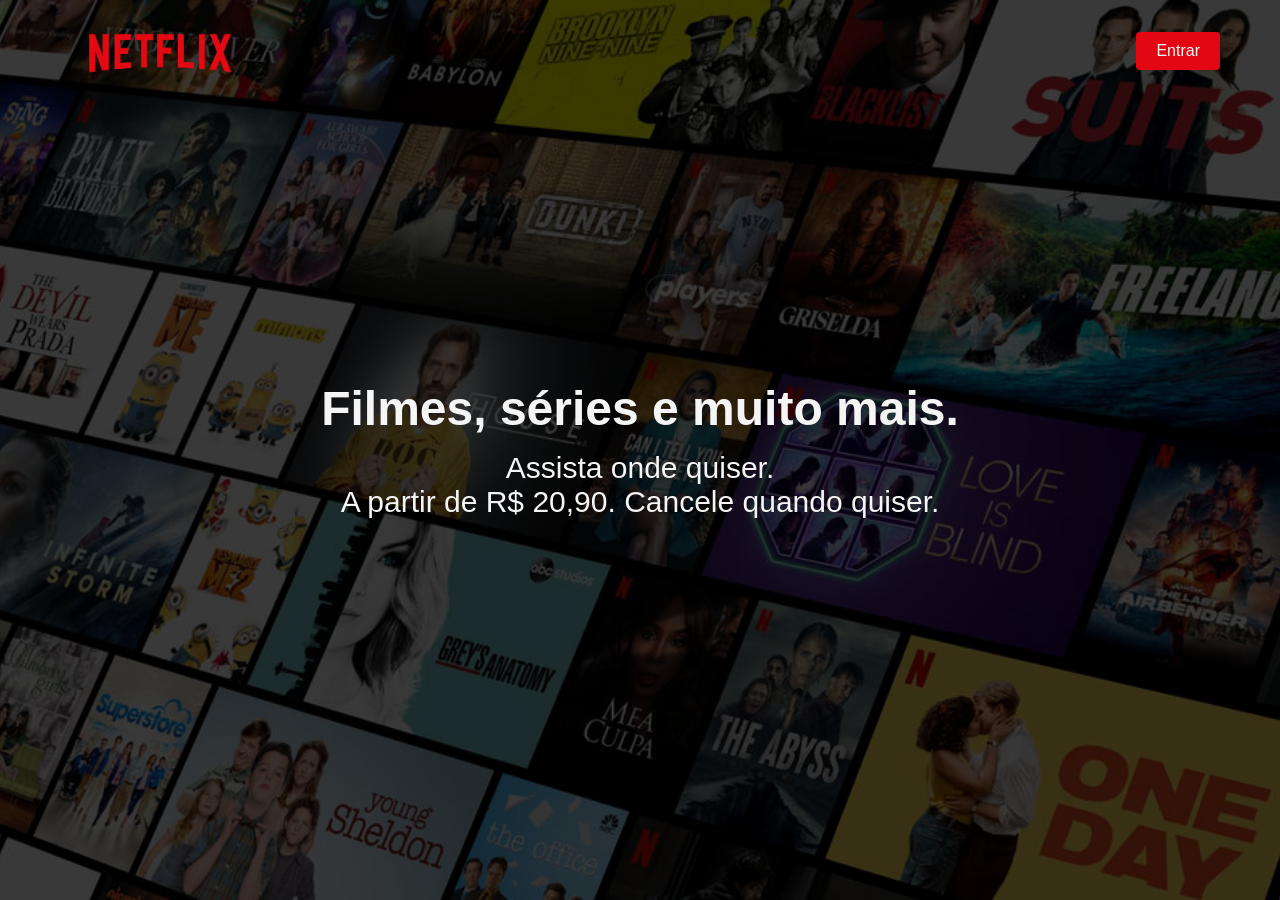
<file: index.html>
<!DOCTYPE html>
<html lang="pt-BR">
<head>
    <meta charset="UTF-8">
    <meta name="viewport" content="width=device-width, initial-scale=1.0">
    <title>Netflix</title>
    <link rel="stylesheet" href="css/style.css">
    <link rel="icon" href="../img/logooo.svg" type="image/png">
</head>

<body>

    <header>
        <img src="img/logo.png" alt="Netflix">
        <a href="pages/login.html">Entrar</a>
    </header>

    <main>
        <h1>Filmes, séries e muito mais.</h1>
        <p>Assista onde quiser.</p>
        <p>A partir de R$ 20,90. Cancele quando quiser.</p>
    </main>

</body>

</html>
</file>
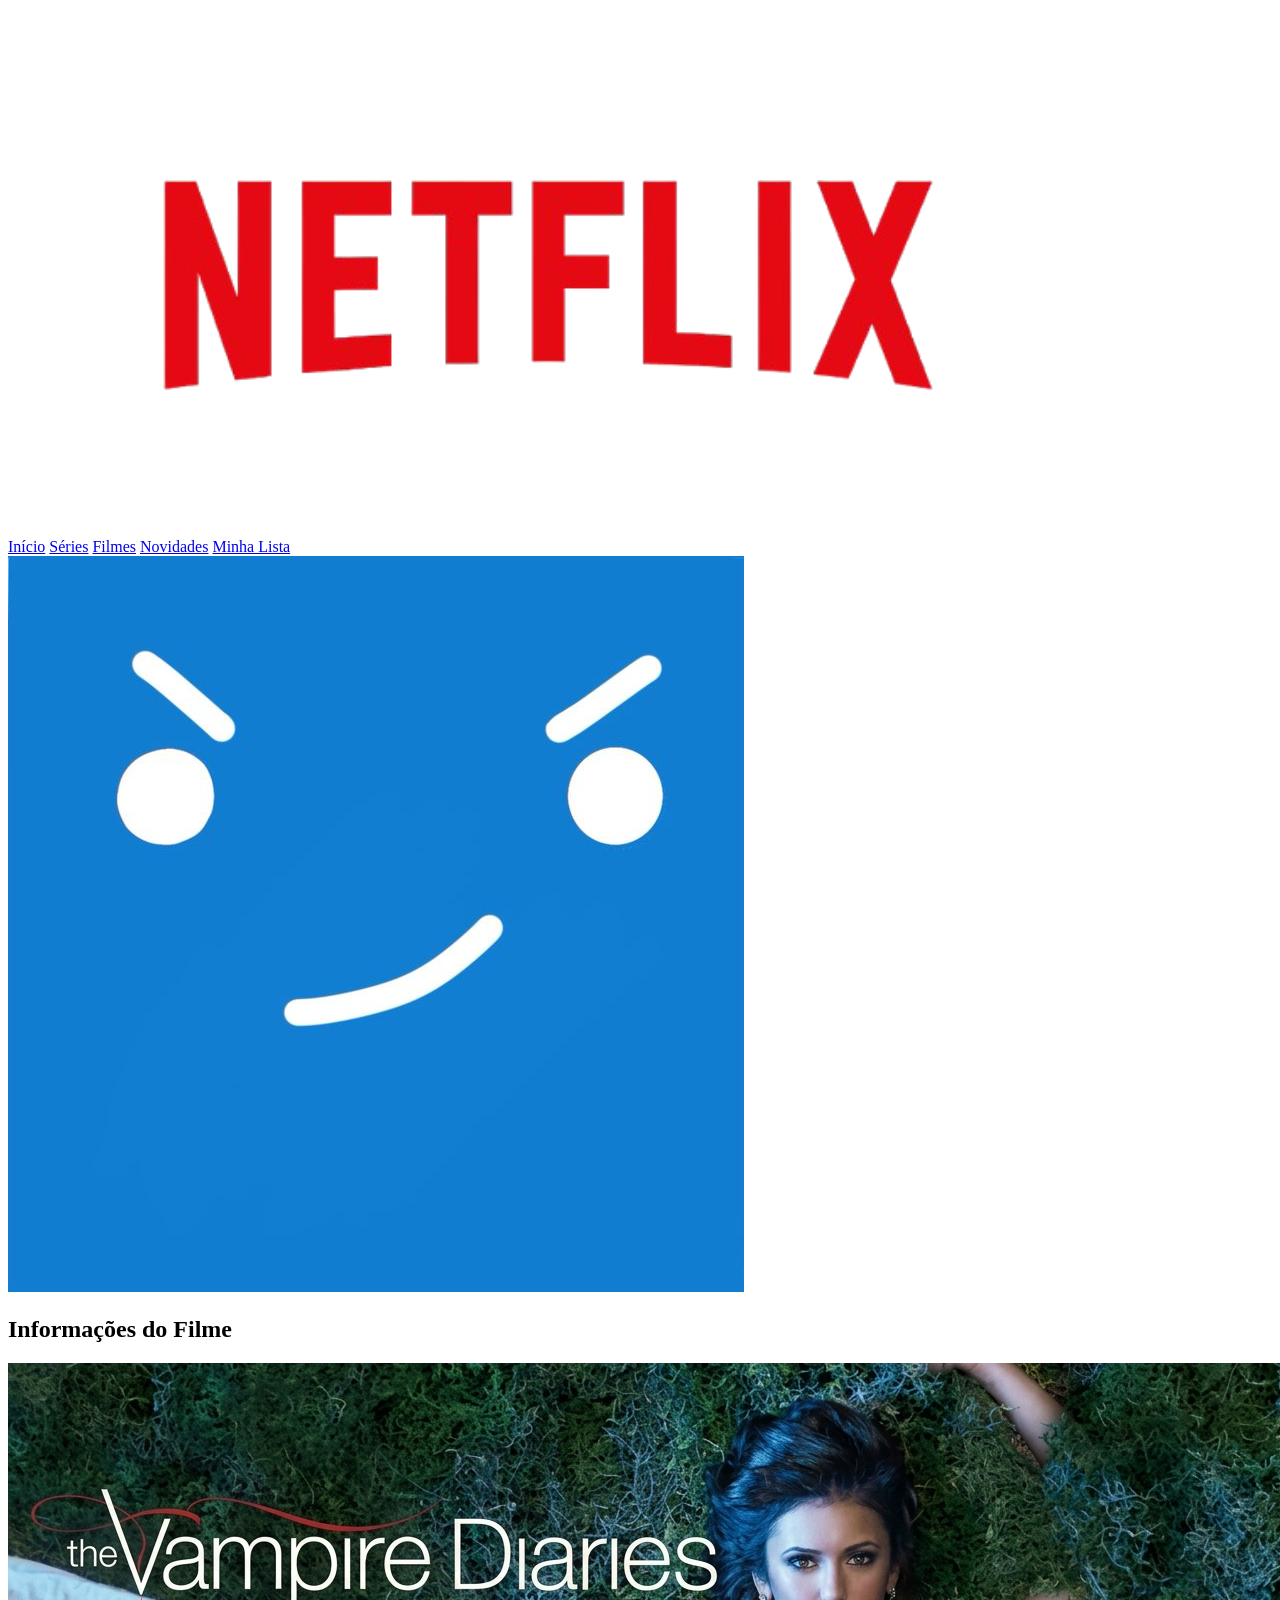
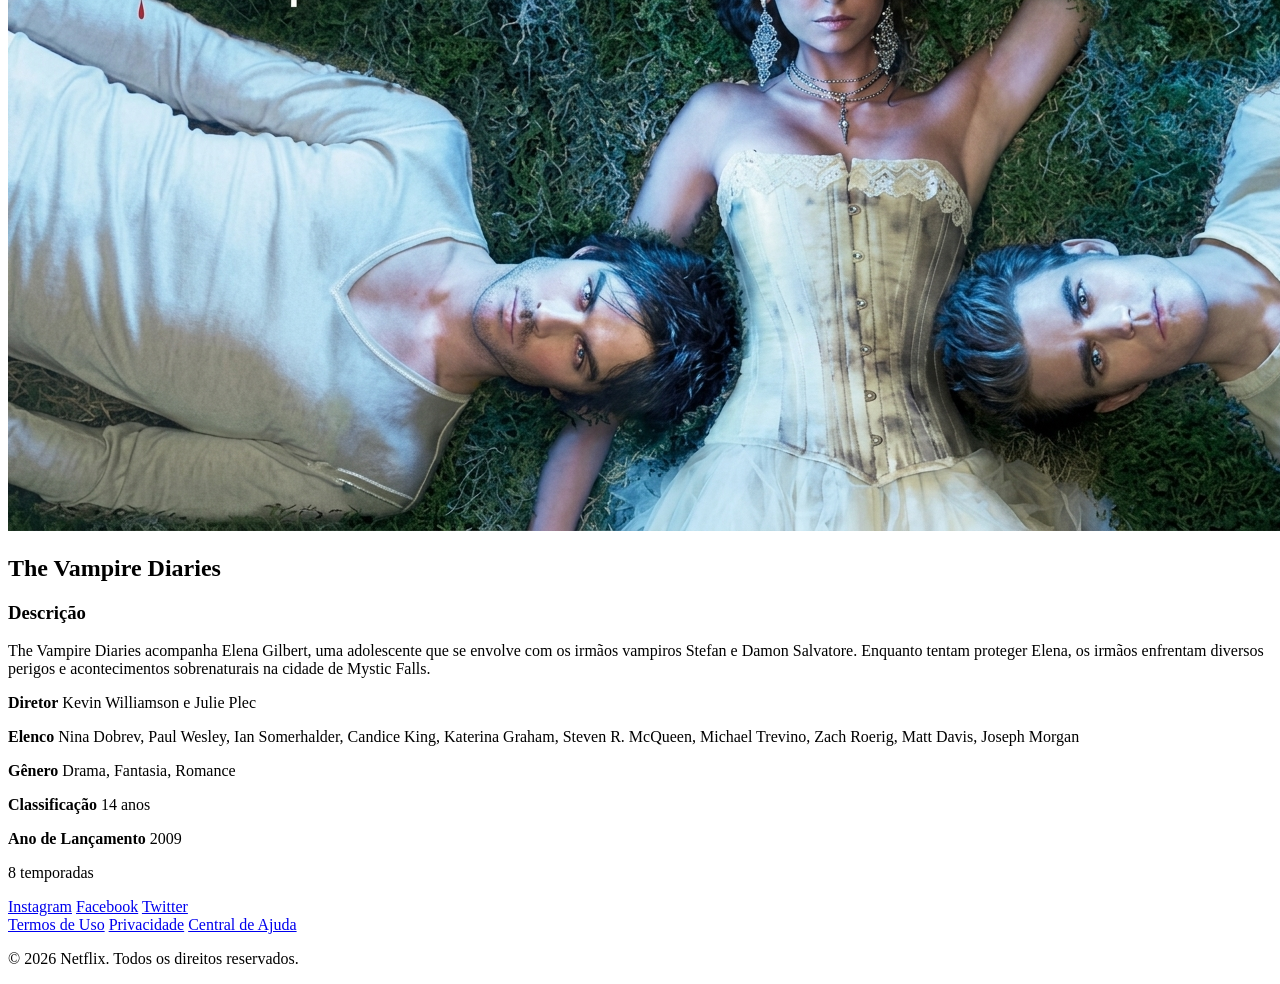
<file: detalhes.html>
<!DOCTYPE html>
<html lang="pt-BR">

<head>
    <meta charset="UTF-8">
    <meta name="viewport" content="width=device-width, initial-scale=1.0">
    <title>The Vampire Diaries - Detalhes</title>
</head>

<body>

    <header>

        <img src="img/logo.png" alt="Logo Netflix">

        <nav>
            <a href="perfil.html">Início</a>
            <a href="#">Séries</a>
            <a href="#">Filmes</a>
            <a href="#">Novidades</a>
            <a href="#">Minha Lista</a>
        </nav>

        <img src="img/perfil3.png" alt="Perfil">

    </header>


    <main>

        <section>
            <h2>Informações do Filme</h2>

            <img src="img/filme1.jpg" alt="The Vampire Diaries">

            <h2>The Vampire Diaries</h2>

            <h3>Descrição</h3>

            <p>The Vampire Diaries acompanha Elena Gilbert,
                uma adolescente que se envolve com os irmãos
                vampiros Stefan e Damon Salvatore.
                Enquanto tentam proteger Elena, os irmãos
                enfrentam diversos perigos e acontecimentos
                sobrenaturais na cidade de Mystic Falls.
            </p>

            <p>
                <strong>Diretor</strong>
                Kevin Williamson e Julie Plec
            </p>

            <p>
                <strong>Elenco</strong>
                Nina Dobrev, Paul Wesley, Ian Somerhalder, Candice King, Katerina Graham, Steven R. McQueen, Michael Trevino, Zach Roerig, Matt Davis, Joseph Morgan
            </p>

            <p>
                <strong>Gênero</strong>
                Drama, Fantasia, Romance
            </p>

            <P>
                <strong>Classificação</strong>
                14 anos
            </P>

            <p>
                <strong>Ano de Lançamento</strong>
                2009
            </p>

            <p>
                8 temporadas
            </p>
        </section>
    </main>
    
<footer>

    <div class="redes-sociais">
        <a href="#">Instagram</a>
        <a href="#">Facebook</a>
        <a href="#">Twitter</a>
    </div>

    <div class="links">
        <a href="#">Termos de Uso</a>
        <a href="#">Privacidade</a>
        <a href="#">Central de Ajuda</a>
    </div>

    <p>© 2026 Netflix. Todos os direitos reservados.</p>

</footer>

</body>
</html>
</file>
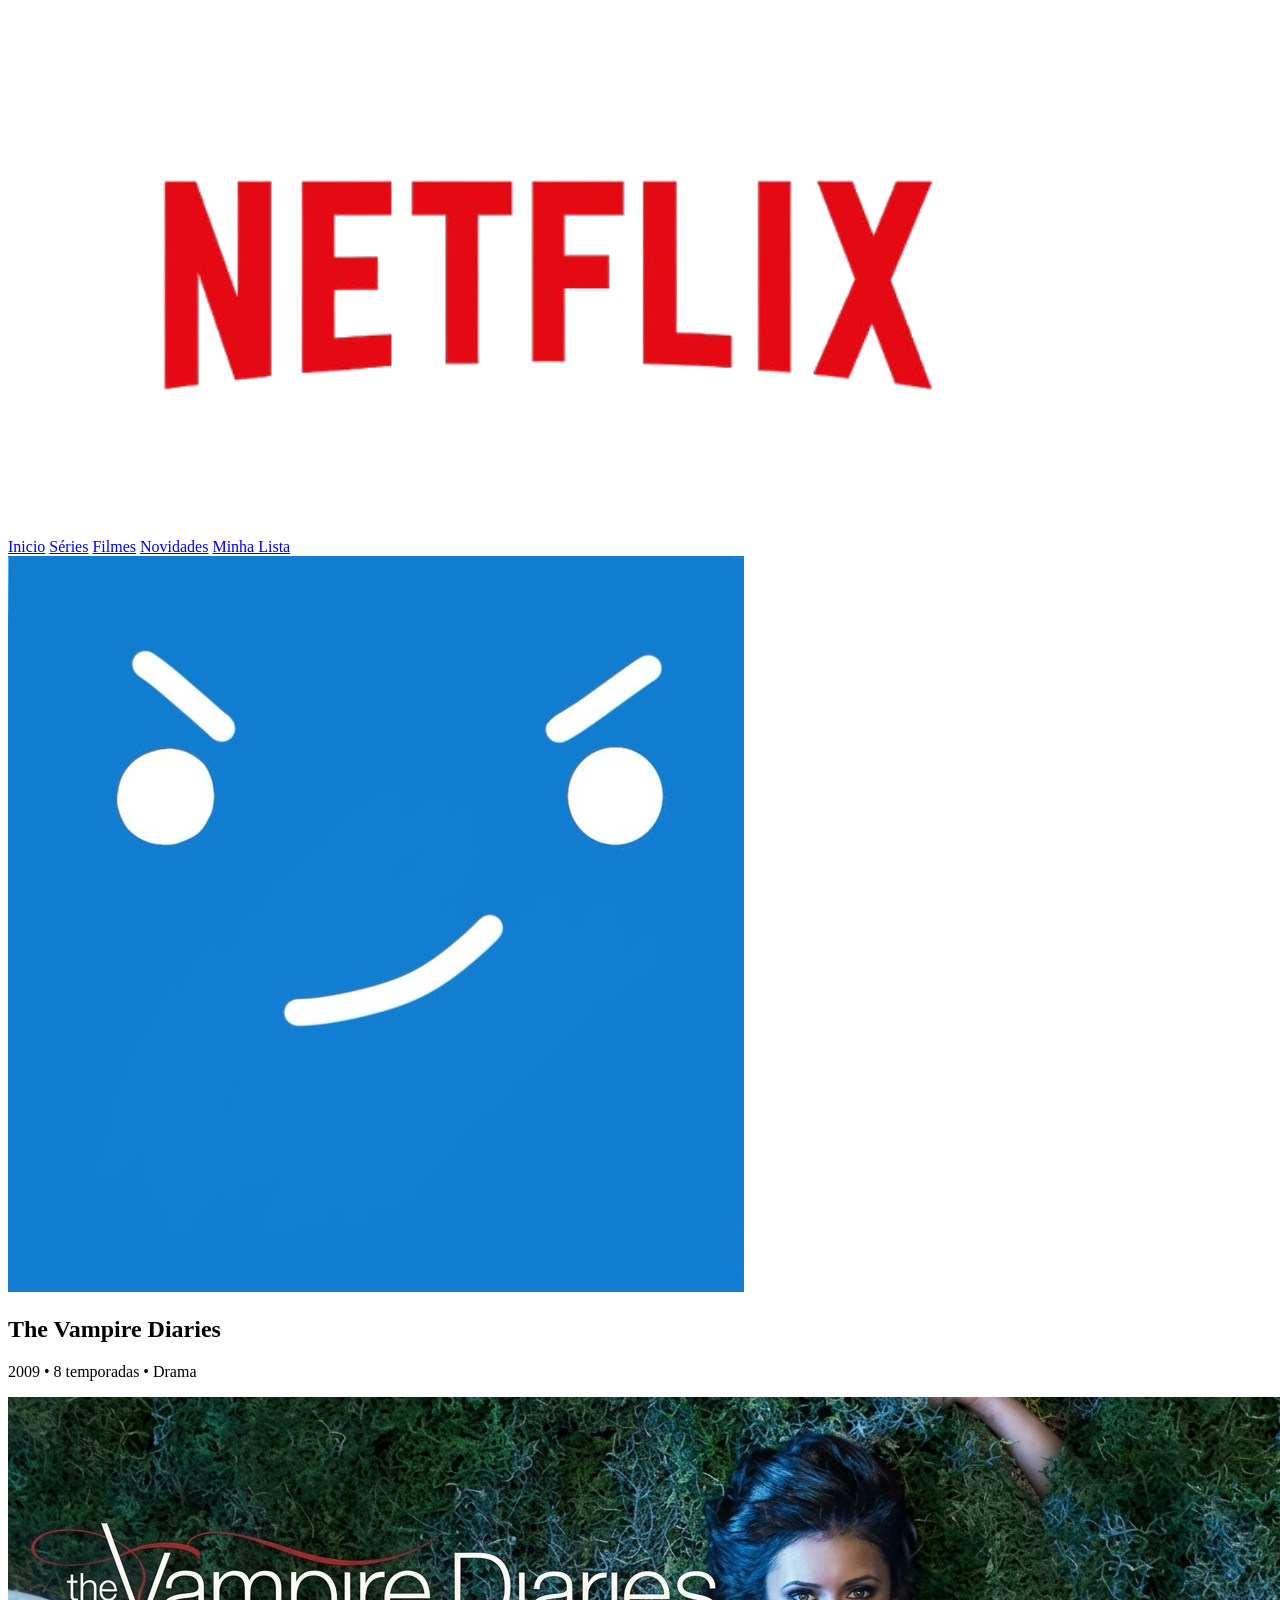
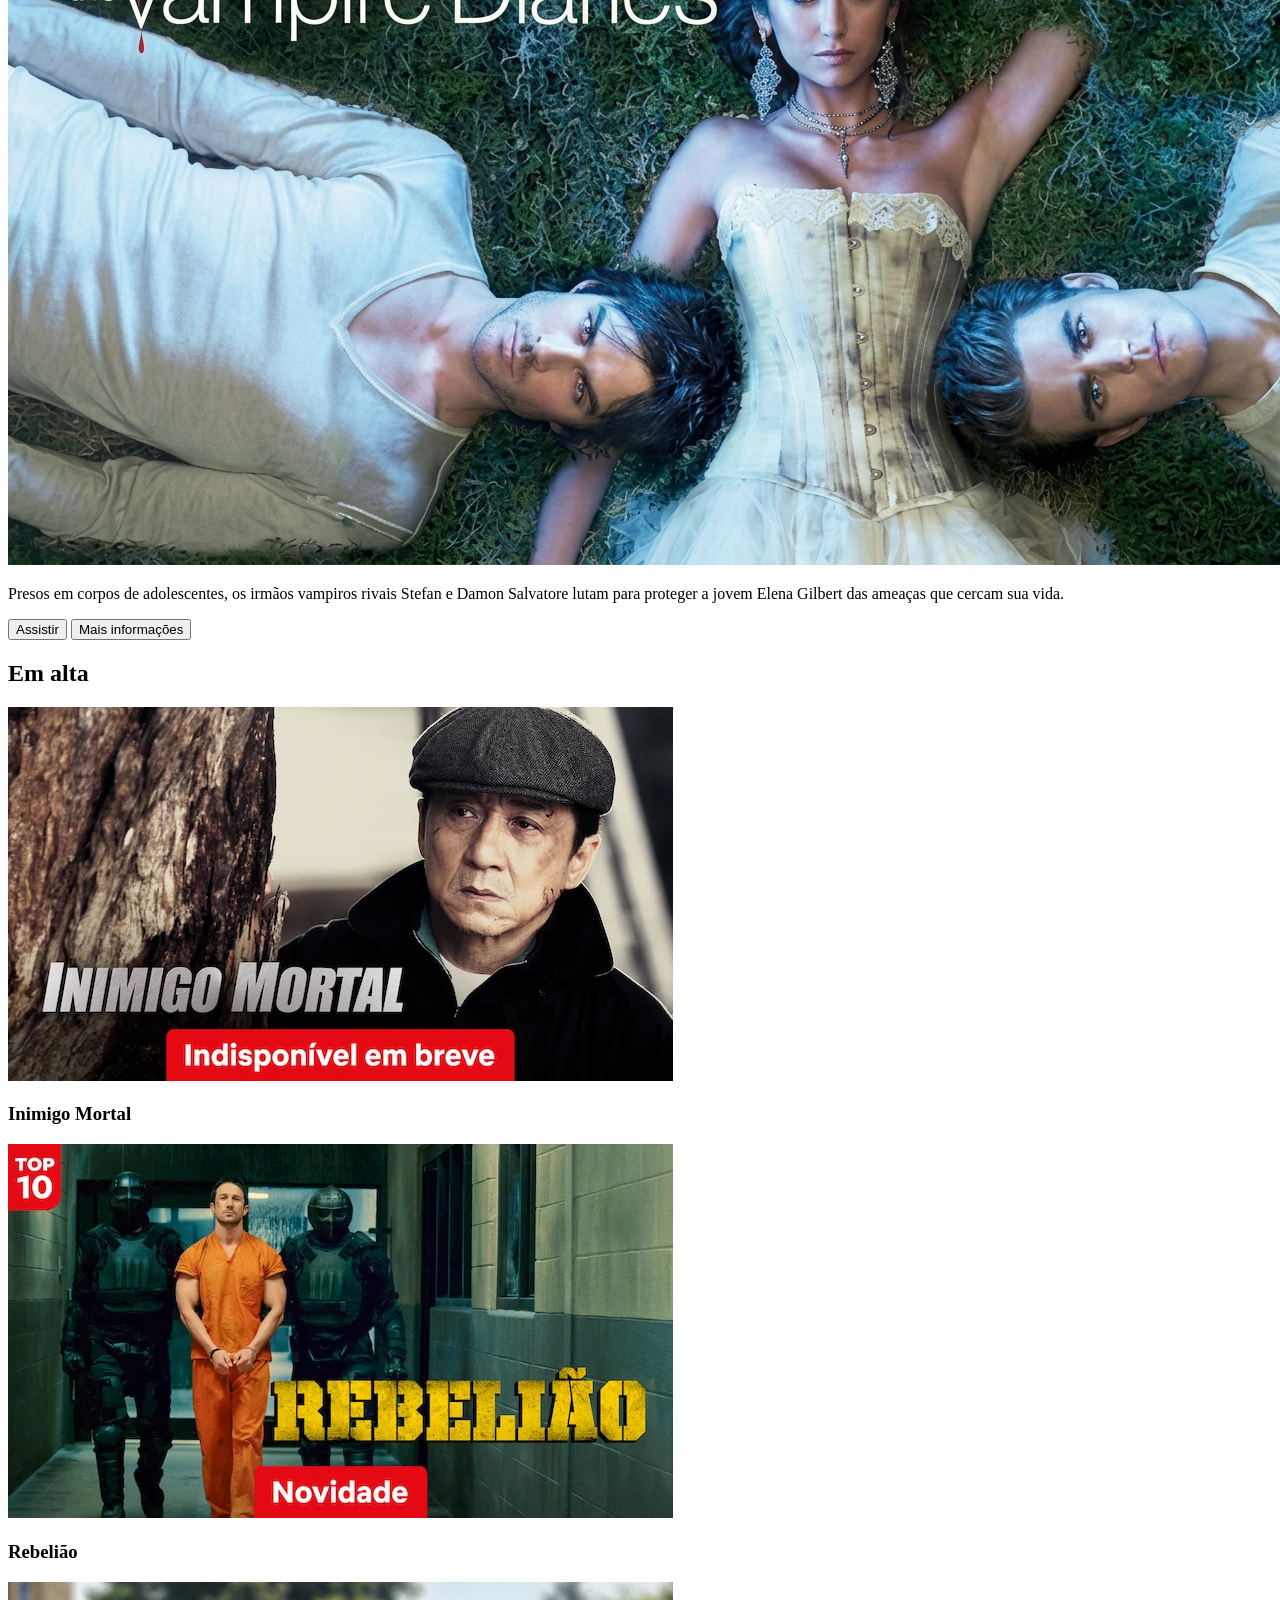
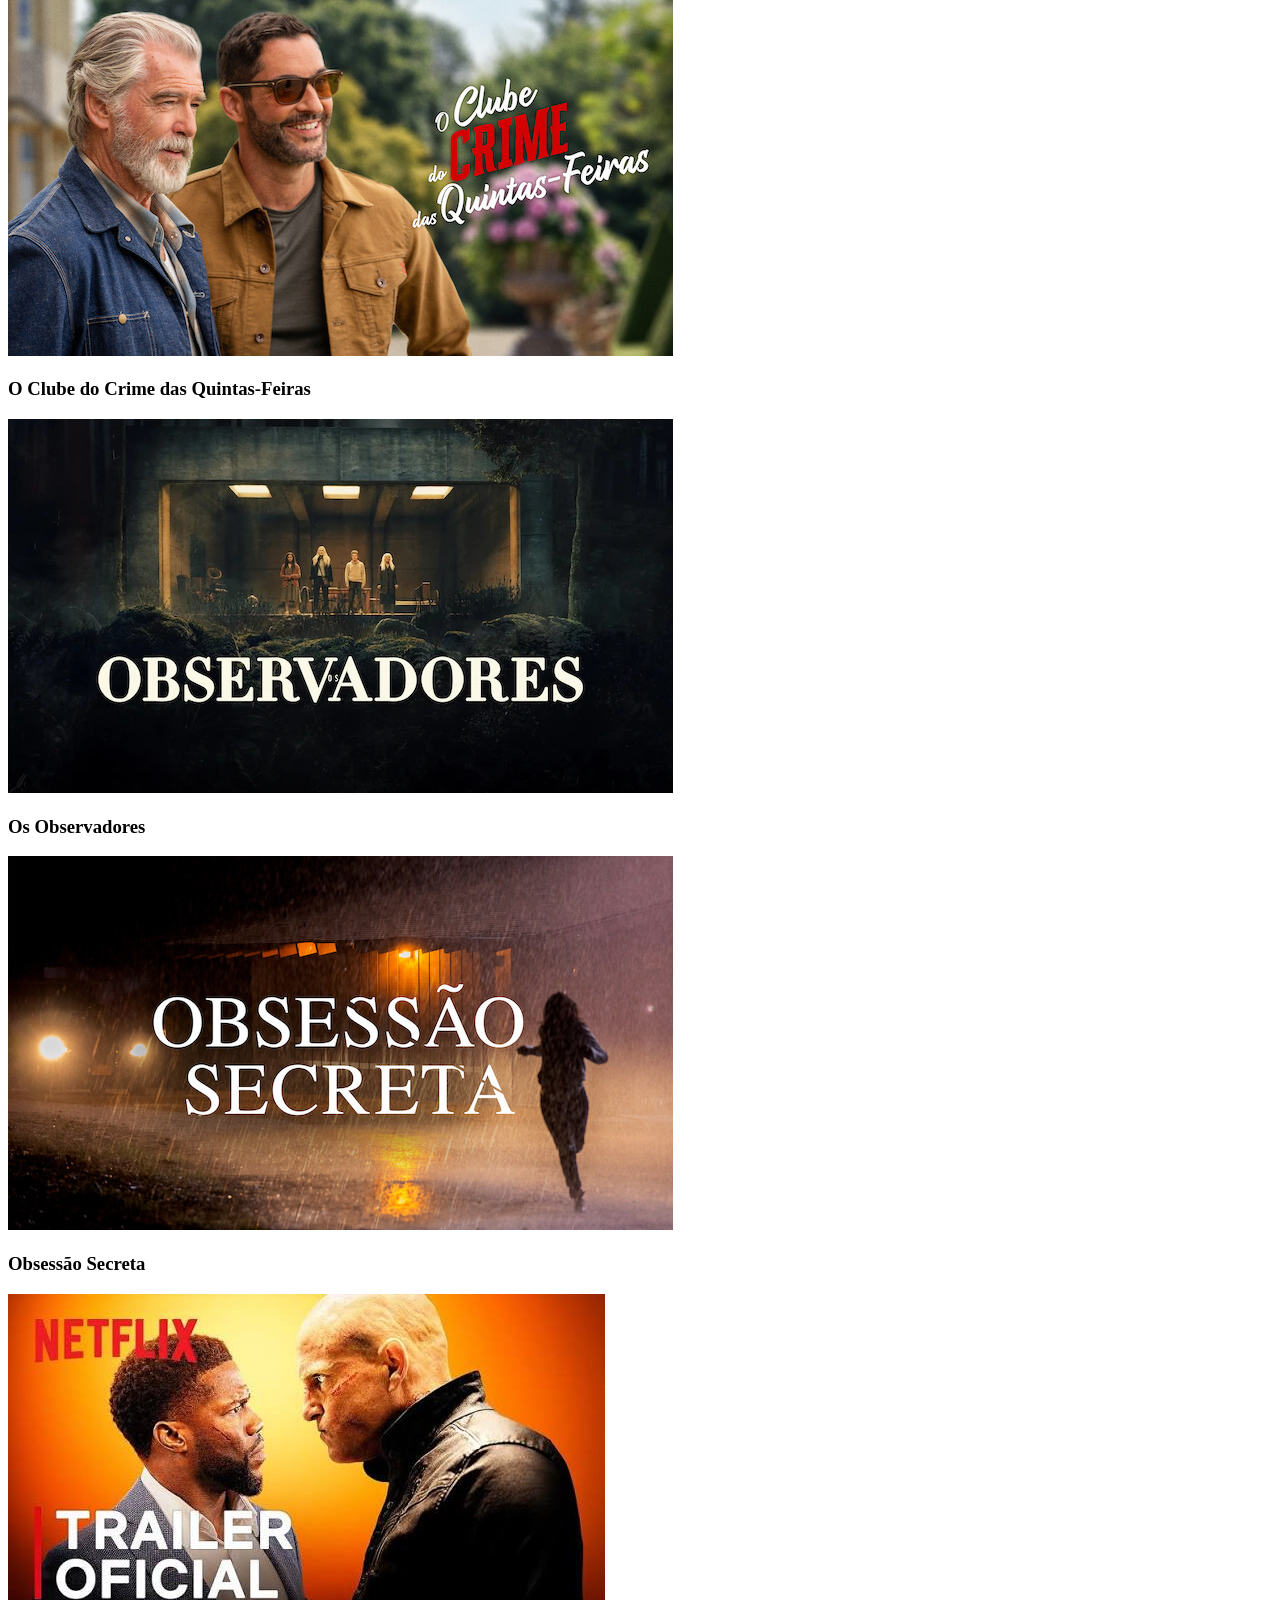
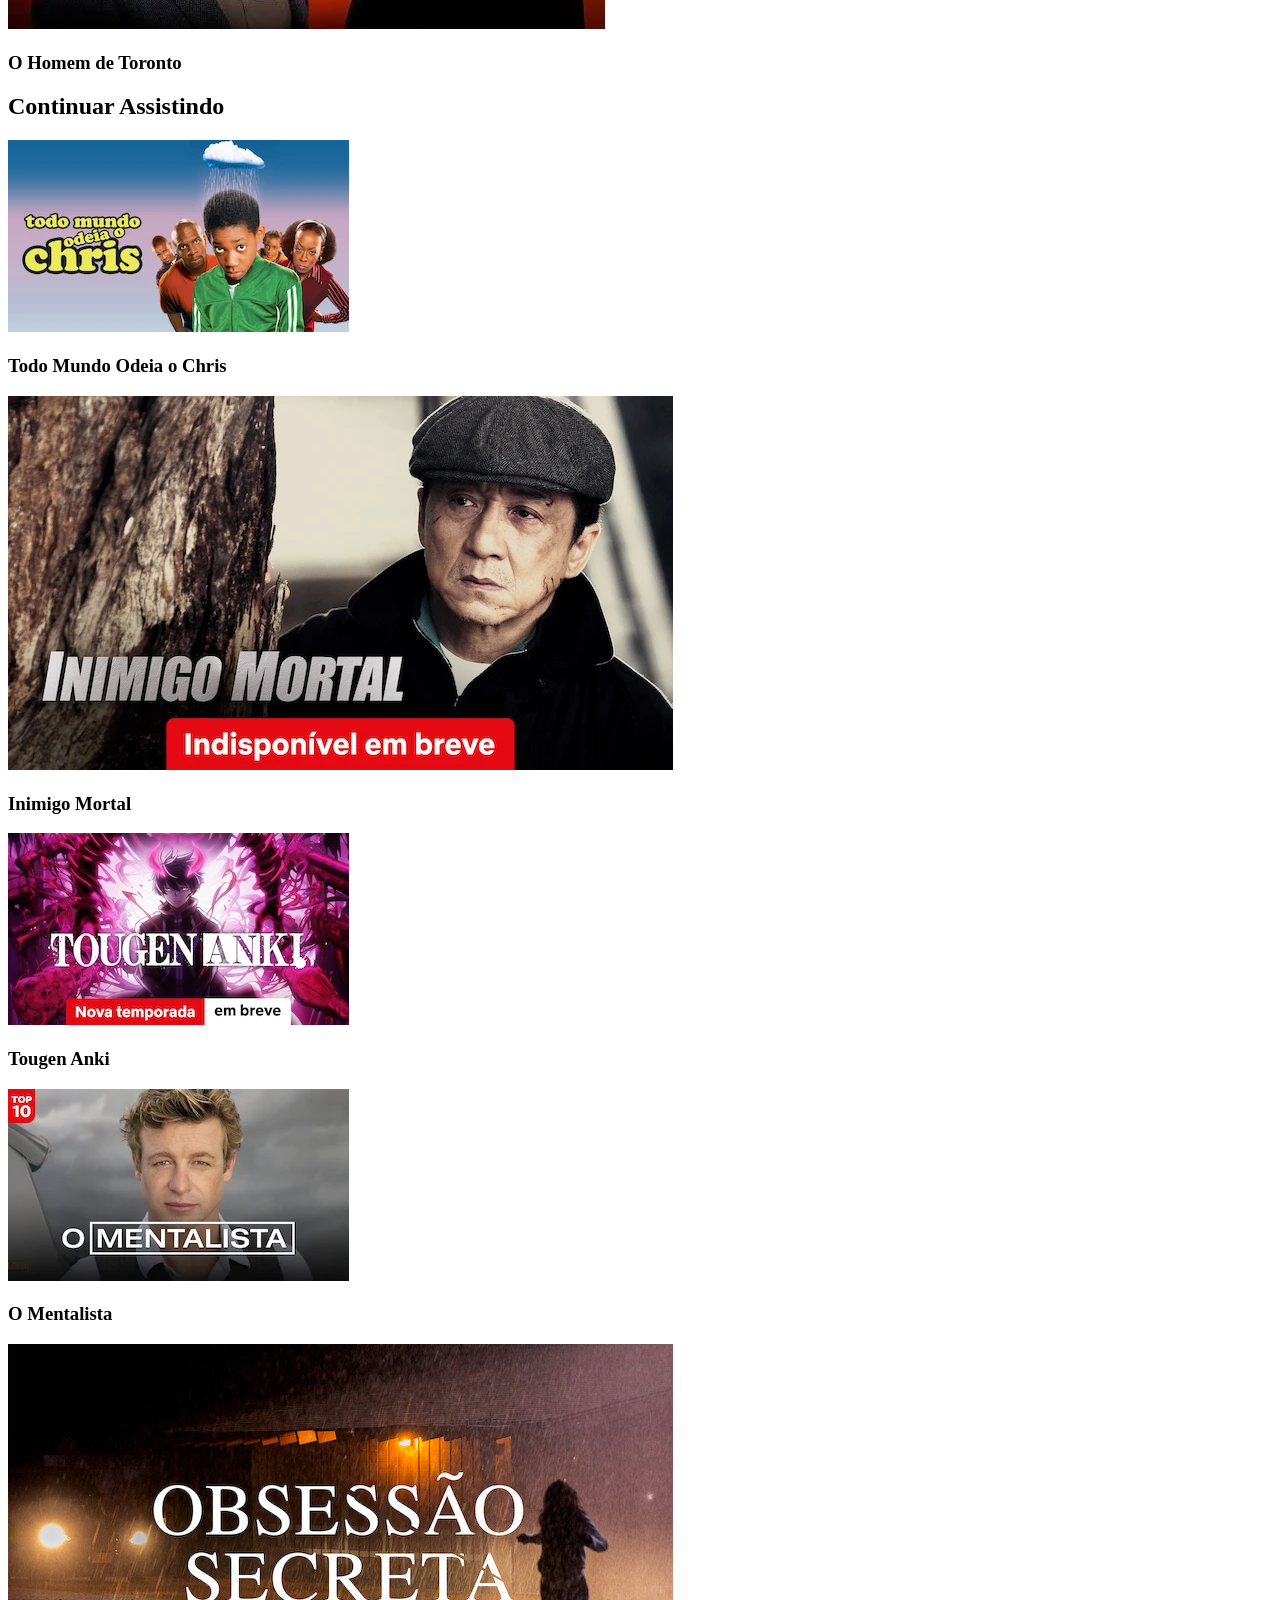
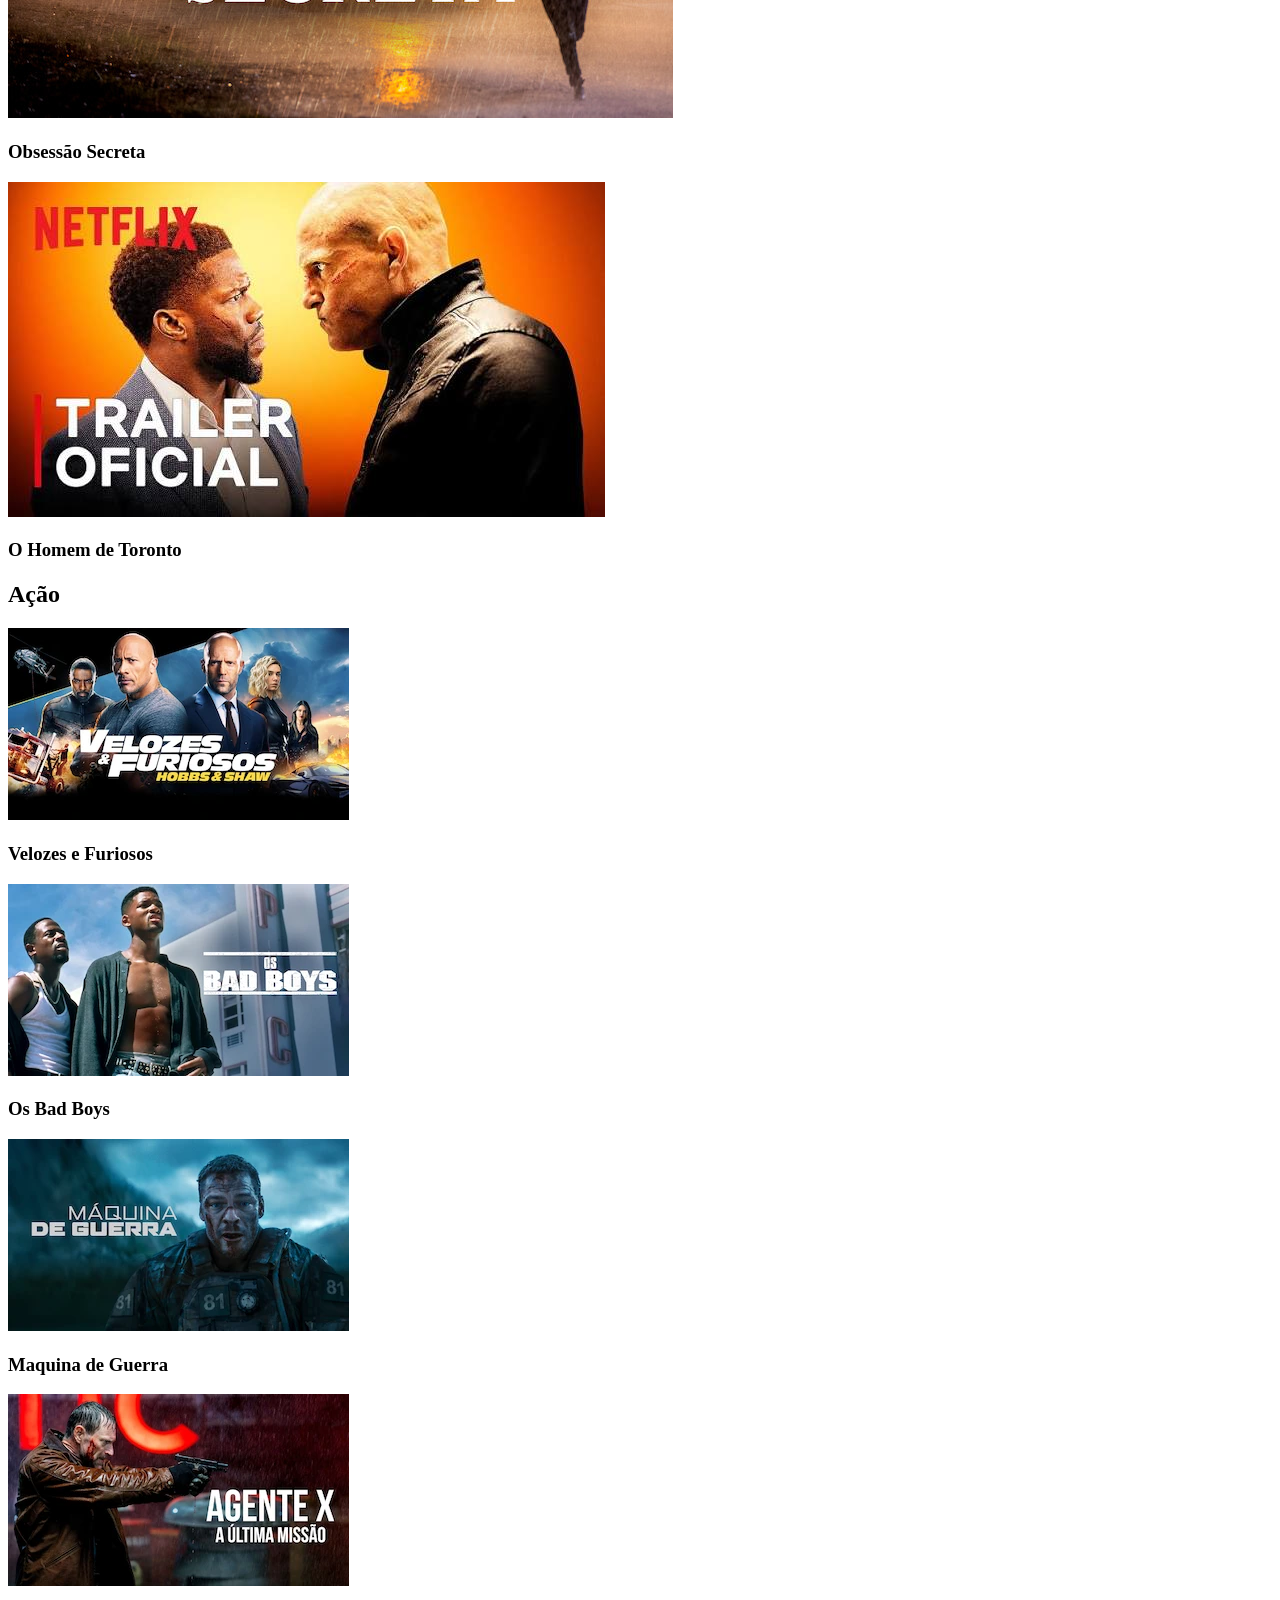
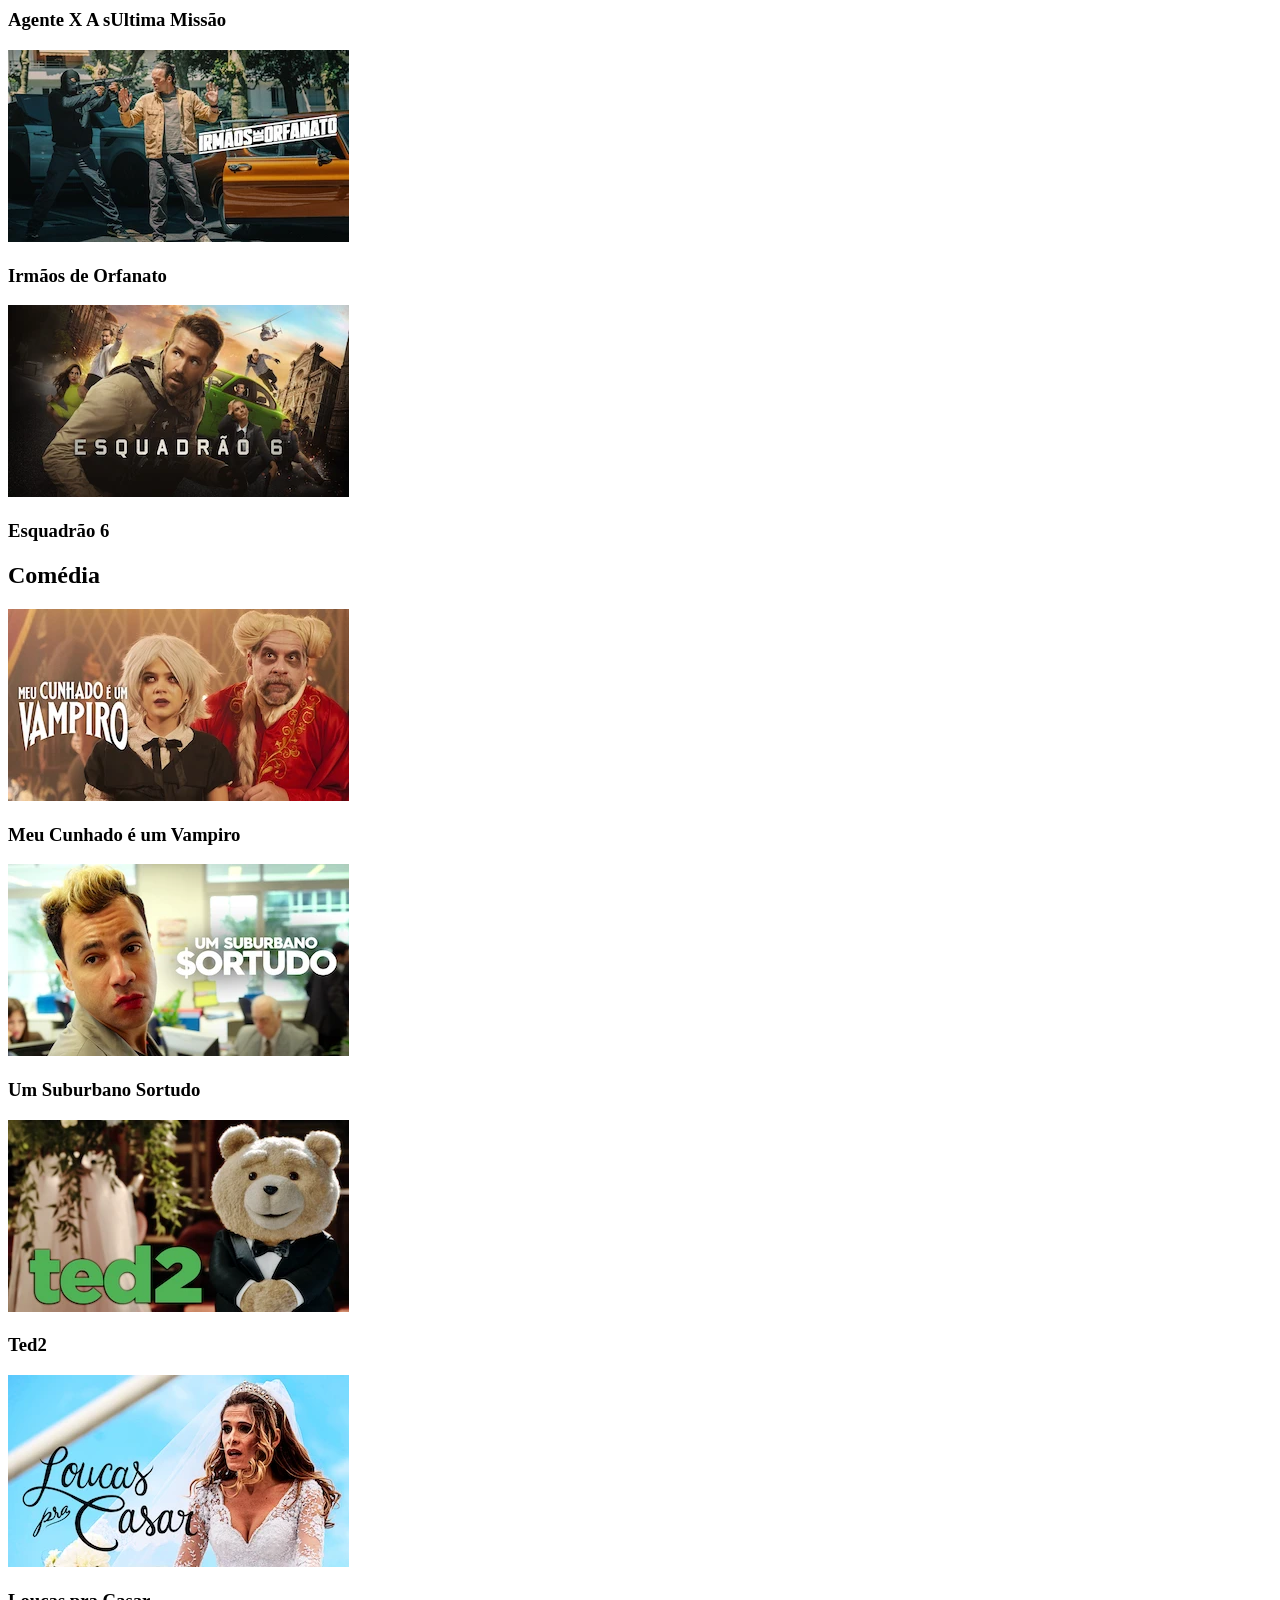
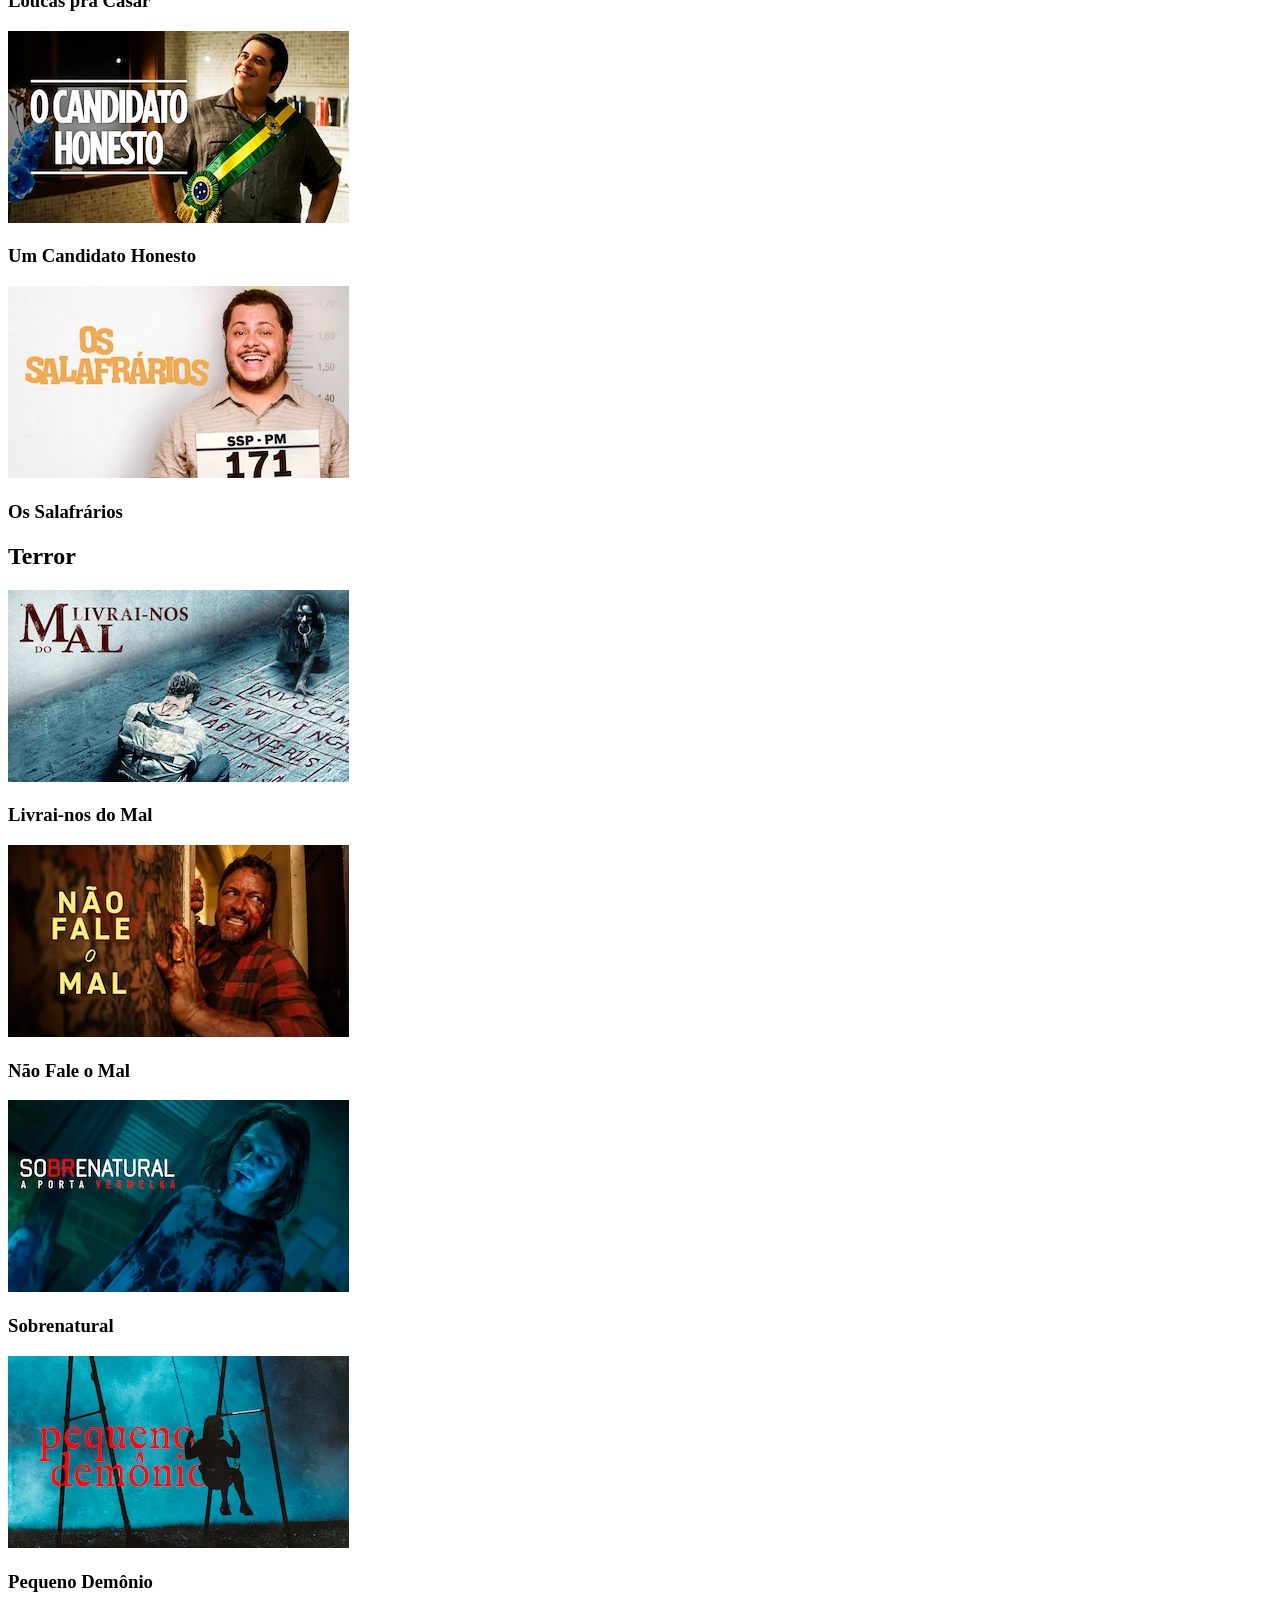
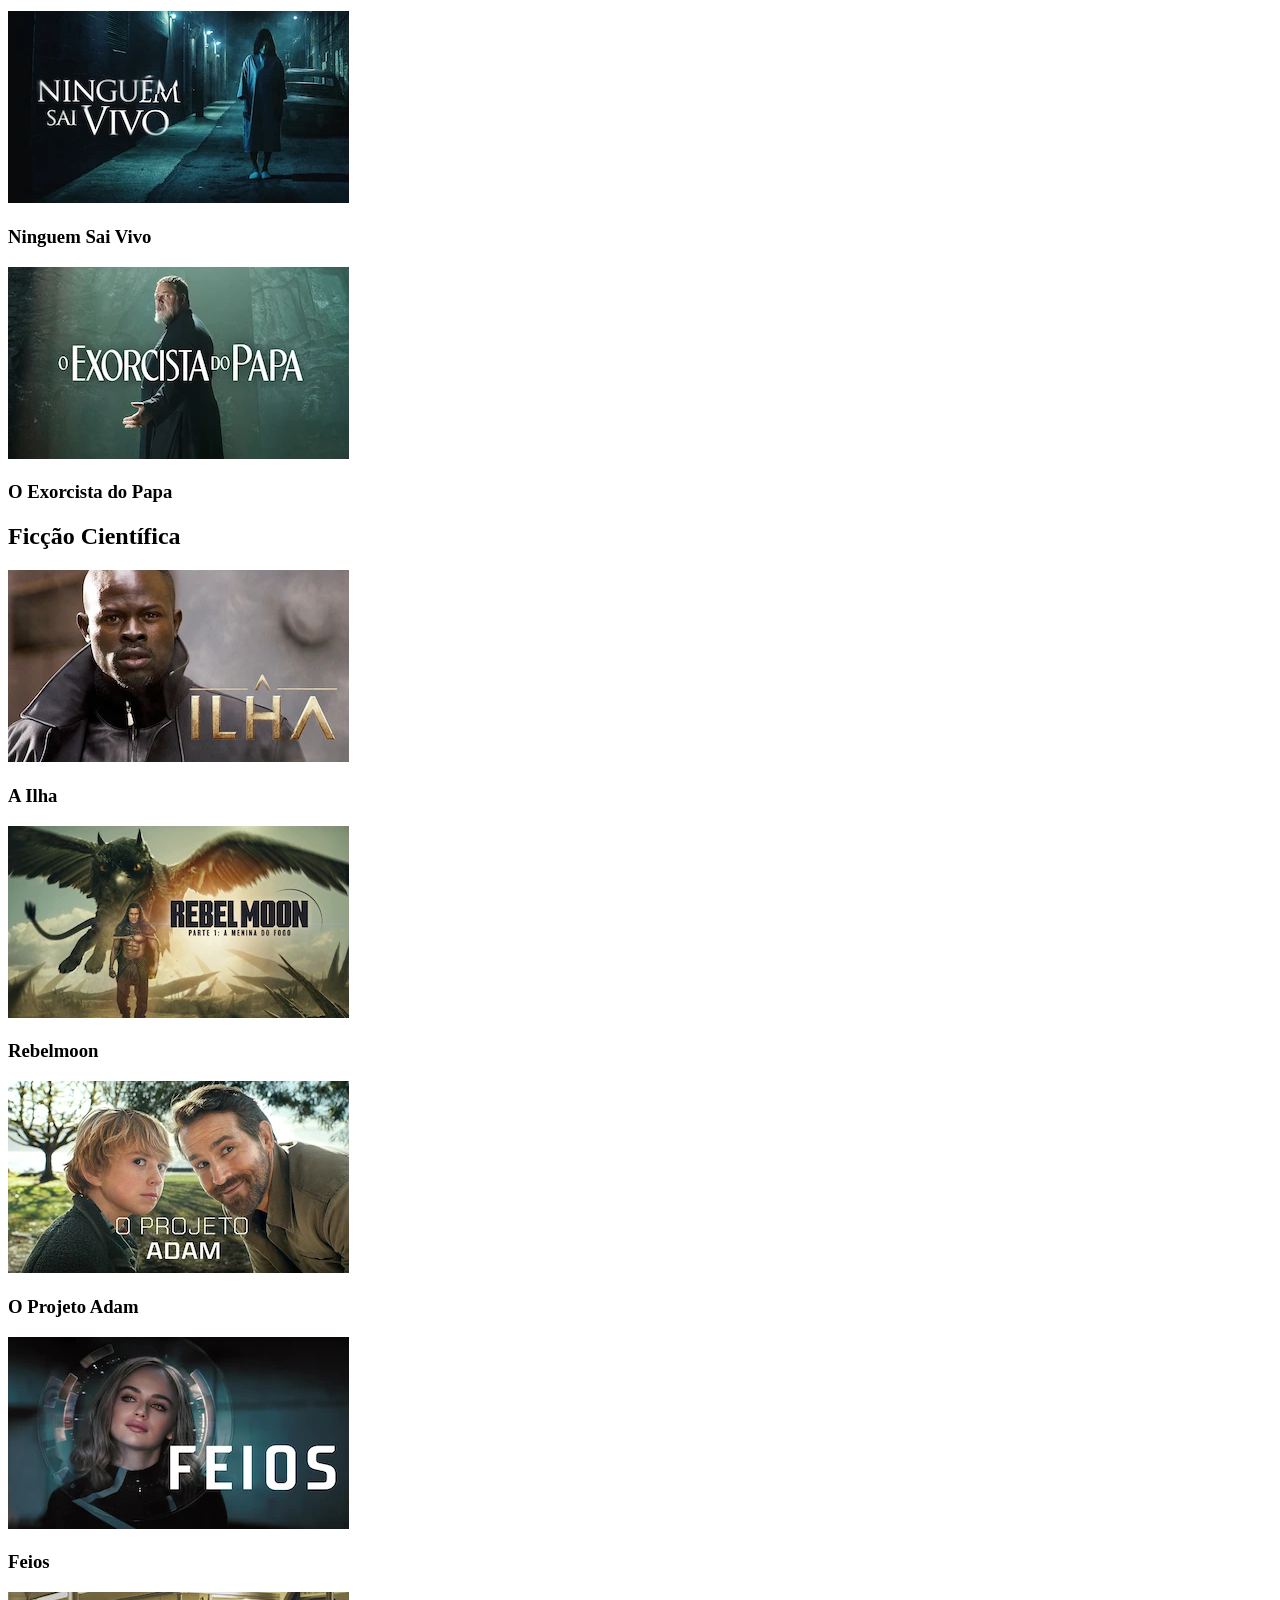
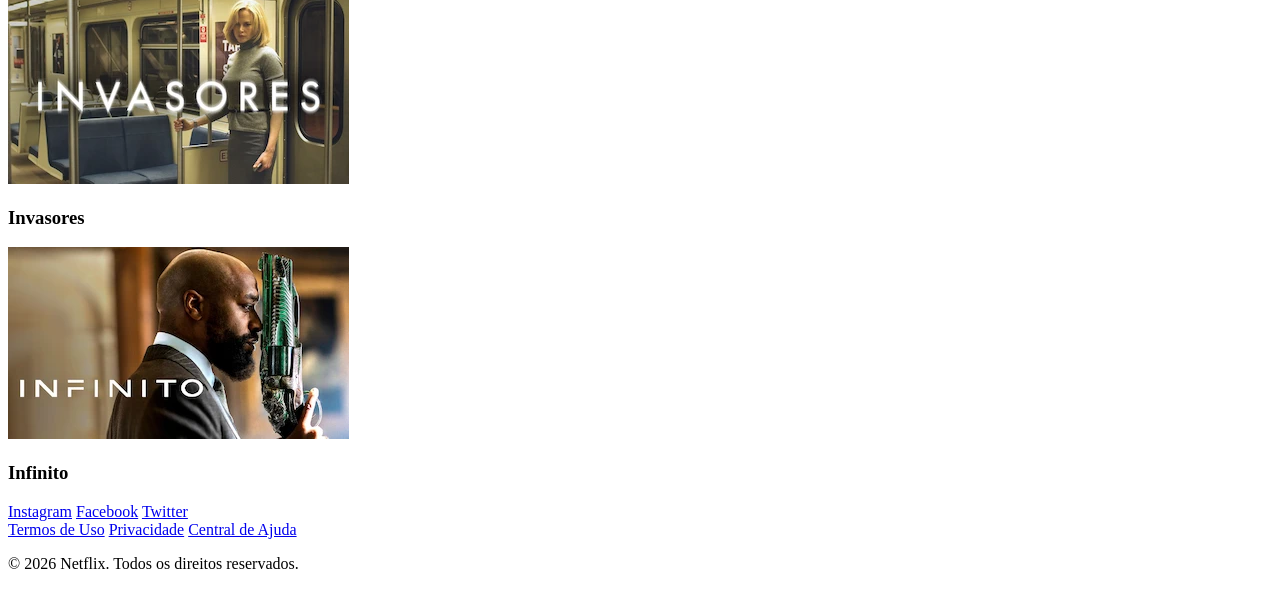
<file: filmes.html>
<!DOCTYPE html>
<html lang="pt-BR">

<head>
    <meta charset="UTF-8">
    <meta name="viewport" content="width=device-width, initial-scale=1.0">
    <title>Netflix</title>
</head>

<body>

    <header>

        <img src="img/logo.png" alt="Logo Netflix">

        <nav>
            <a href="#">Inicio</a>
            <a href="#">Séries</a>
            <a href="#">Filmes</a>
            <a href="#">Novidades</a>
            <a href="#">Minha Lista</a>
        </nav>

         <img src="img/perfil3.png" alt="perfil3">

    </header>

    <section class="hero">
        <div class="hero-content">
            <h1>The Vampire Diaries</h1>

             <p>2009 • 8 temporadas • Drama</p>

             <img src="img/filme1.jpg" alt="filme1">

            <p>
                Presos em corpos de adolescentes, os irmãos vampiros rivais
                Stefan e Damon Salvatore lutam para proteger a jovem Elena
                Gilbert das ameaças que cercam sua vida.
            </p>

            <div class="hero-buttons">

              <button>Assistir</button>

              <a href="detalhes.html">
               <button type="button">Mais informações</button>
              </a>
            </div>

        </div>
    </section>

    <section class="categorias">

        <h2>Em alta</h2>

        <div class="filmes">

            <article class="filme">
                <img src="img/foto1.jpg" alt="Filme 1">
                <h3>Inimigo Mortal</h3>
            </article>

            <article class="filme">
                <img src="img/foto2.jpg" alt="Filme 2">
                <h3>Rebelião</h3>
            </article>

            <article class="filme">
                <img src="img/foto3.jpg" alt="Filme 3">
                <h3>O Clube do Crime das Quintas-Feiras</h3>
            </article>

            <article class="filme">
                <img src="img/foto4.jpg" alt="Filme 4">
                <h3>Os Observadores</h3>
            </article>

            <article class="filme">
                <img src="img/foto5.jpg" alt="Filme 5">
                <h3>Obsessão Secreta</h3>
            </article>

            <article class="filme">
                <img src="img/foto6.jpg" alt="Filme 6">
                <h3>O Homem de Toronto</h3>
            </article>

        </div>

        
        <h2>Continuar Assistindo</h2>

        <div class="filmes">

            <article class="filme">
                <img src="img/foto25.jpg" alt="Filme 25">
                <h3>Todo Mundo Odeia o Chris</h3>
            </article>

            <article class="filme">
                <img src="img/foto1.jpg" alt="Filme 1">
                <h3>Inimigo Mortal</h3>
            </article>

            <article class="filme">
                <img src="img/foto26.jpg" alt="Filme 26">
                <h3>Tougen Anki</h3>
            </article>

            <article class="filme">
                <img src="img/foto27.jpg" alt="Filme 27">
                <h3>O Mentalista</h3>
            </article>

            <article class="filme">
                <img src="img/foto5.jpg" alt="Filme 5">
                <h3>Obsessão Secreta</h3>
            </article>

            <article class="filme">
                <img src="img/foto6.jpg" alt="Filme 6">
                <h3>O Homem de Toronto</h3>
            </article>

        </div>

        <h2>Ação</h2>

        <div class="filmes">

            <article class="filme">
                <img src="img/foto7.jpg" alt="Filme 7">
                <h3>Velozes e Furiosos</h3>
            </article>

            <article class="filme">
                <img src="img/foto8.jpg" alt="Filme 8">
                <h3>Os Bad Boys</h3>
            </article>

            <article class="filme">
                <img src="img/foto9.jpg" alt="Filme 9">
                <h3>Maquina de Guerra</h3>
            </article>

            <article class="filme">
                <img src="img/foto10.jpg" alt="Filme 10">
                <h3>Agente X A sUltima Missão</h3>
            </article>

            <article class="filme">
                <img src="img/foto11.jpg" alt="Filme 11">
                <h3>Irmãos de Orfanato</h3>
            </article>

            <article class="filme">
                <img src="img/foto12.jpg" alt="Filme 12">
                <h3>Esquadrão 6</h3>
            </article>

        </div>

        <h2>Comédia</h2>

        <div class="filmes">

            <article class="filme">
                <img src="img/foto13.jpg" alt="Filme 13">
                <h3>Meu Cunhado é um Vampiro</h3>
            </article>

            <article class="filme">
                <img src="img/foto14.jpg" alt="Filme 14">
                <h3>Um Suburbano Sortudo</h3>
            </article>

            <article class="filme">
                <img src="img/foto15.jpg" alt="Filme 15">
                <h3>Ted2</h3>
            </article>

            <article class="filme">
                <img src="img/foto16.jpg" alt="Filme 16">
                <h3>Loucas pra Casar</h3>
            </article>

            <article class="filme">
                <img src="img/foto17.jpg" alt="Filme 17">
                <h3>Um Candidato Honesto</h3>
            </article>

            <article class="filme">
                <img src="img/foto18.jpg" alt="Filme 18">
                <h3>Os Salafrários</h3>
            </article>

        </div>

        <h2>Terror</h2>

        <div class="filmes">

            <article class="filme">
                <img src="img/foto19.jpg" alt="Filme 19">
                <h3>Livrai-nos do Mal</h3>
            </article>

            <article class="filme">
                <img src="img/foto20.jpg" alt="Filme 20">
                <h3>Não Fale o Mal</h3>
            </article>

            <article class="filme">
                <img src="img/foto21.jpg" alt="Filme 21">
                <h3>Sobrenatural</h3>
            </article>

            <article class="filme">
                <img src="img/foto22.jpg" alt="Filme 22">
                <h3>Pequeno Demônio</h3>
            </article>

            <article class="filme">
                <img src="img/foto23.jpg" alt="Filme 23">
                <h3>Ninguem Sai Vivo</h3>
            </article>

            <article class="filme">
                <img src="img/foto24.jpg" alt="Filme 24">
                <h3>O Exorcista do Papa</h3>
            </article>

        </div>

          <h2>Ficção Científica</h2>

        <div class="filmes">

            <article class="filme">
                <img src="img/foto28.jpg" alt="Filme 28">
                <h3>A Ilha</h3>
            </article>

            <article class="filme">
                <img src="img/foto29.jpg" alt="Filme 29">
                <h3>Rebelmoon</h3>
            </article>

            <article class="filme">
                <img src="img/foto30.jpg" alt="Filme 30">
                <h3>O Projeto Adam</h3>
            </article>

            <article class="filme">
                <img src="img/foto31.jpg" alt="Filme 31">
                <h3>Feios</h3>
            </article>

            <article class="filme">
                <img src="img/foto32.jpg" alt="Filme 32">
                <h3>Invasores</h3>
            </article>

            <article class="filme">
                <img src="img/foto33.jpg" alt="Filme 33">
                <h3>Infinito</h3>
            </article>

        </div>

    </section>

  <footer>

    <div class="redes-sociais">
        <a href="#">Instagram</a>
        <a href="#">Facebook</a>
        <a href="#">Twitter</a>
    </div>

    <div class="links">
        <a href="#">Termos de Uso</a>
        <a href="#">Privacidade</a>
        <a href="#">Central de Ajuda</a>
    </div>

    <p>© 2026 Netflix. Todos os direitos reservados.</p>

</footer>

</body>
</html>
</file>
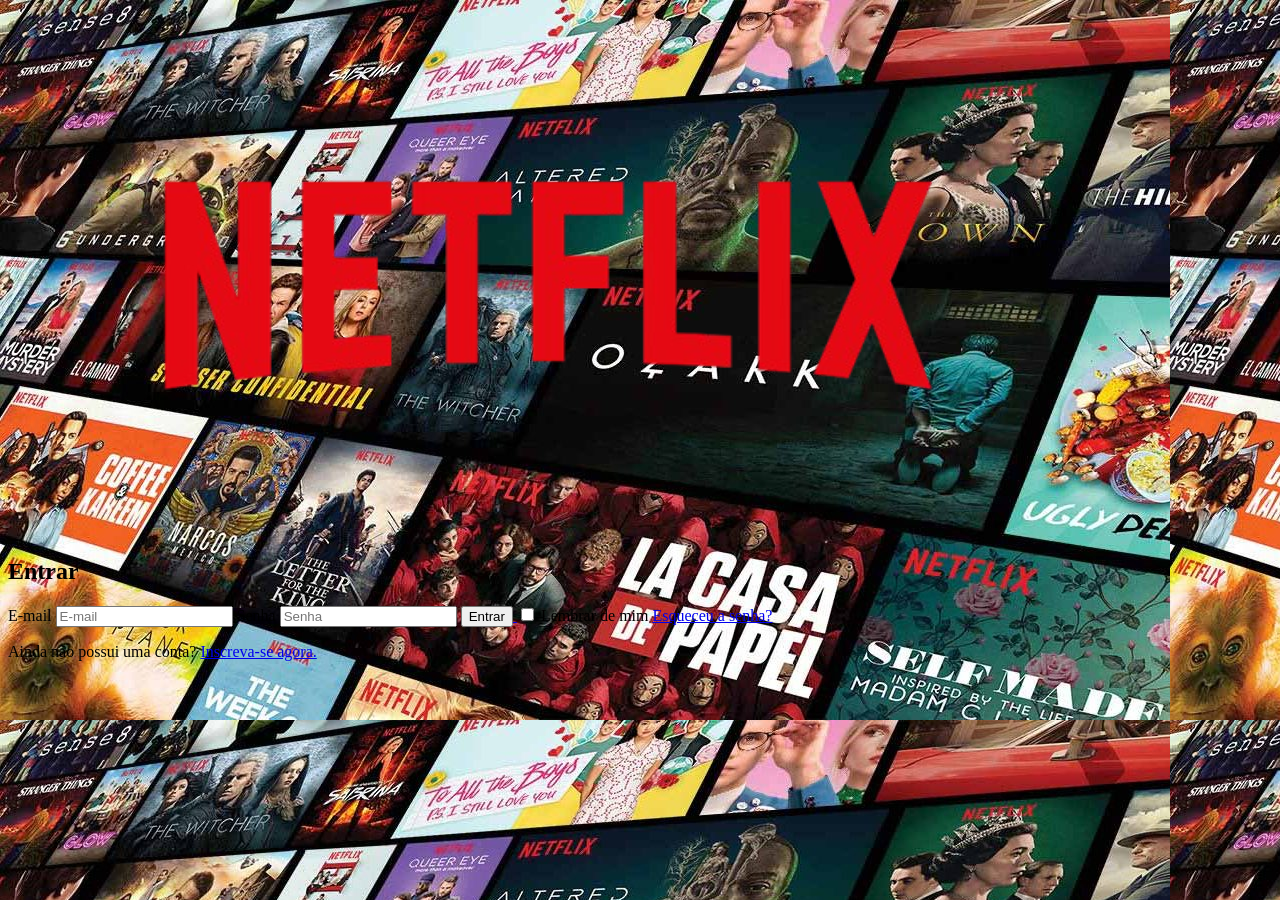
<file: login.html>
<!DOCTYPE html>
<html lang="pt-BR">

<head>
    <meta charset="UTF-8">
    <meta name="viewport" content="width=device-width, initial-scale=1.0">
    <title>Login - Netflix</title>
</head>

<body background="img/fundo.jpg">

    <header>
        <img src="img/logo.png" alt="Logo Netflix">
    </header>

    <main>

        <section class="login">

            <h1>Entrar</h1>

            <form>

                <label for="email">E-mail</label>
                <input type="email" id="email" name="email" placeholder="E-mail">

                <label for="senha">Senha</label>
                <input type="password" id="senha" name="senha" placeholder="Senha">

                <a href="perfil.html">
                 <button type="button">Entrar</button>
                </a>

                <label>
                    <input type="checkbox" name="lembrar">
                    Lembrar de mim
                </label>

                <a href="#">Esqueceu a senha?</a>

                <p>
                    Ainda não possui uma conta?
                    <a href="#">Inscreva-se agora.</a>
                </p>

            </form>

        </section>

    </main>

</body>

</html>
</file>
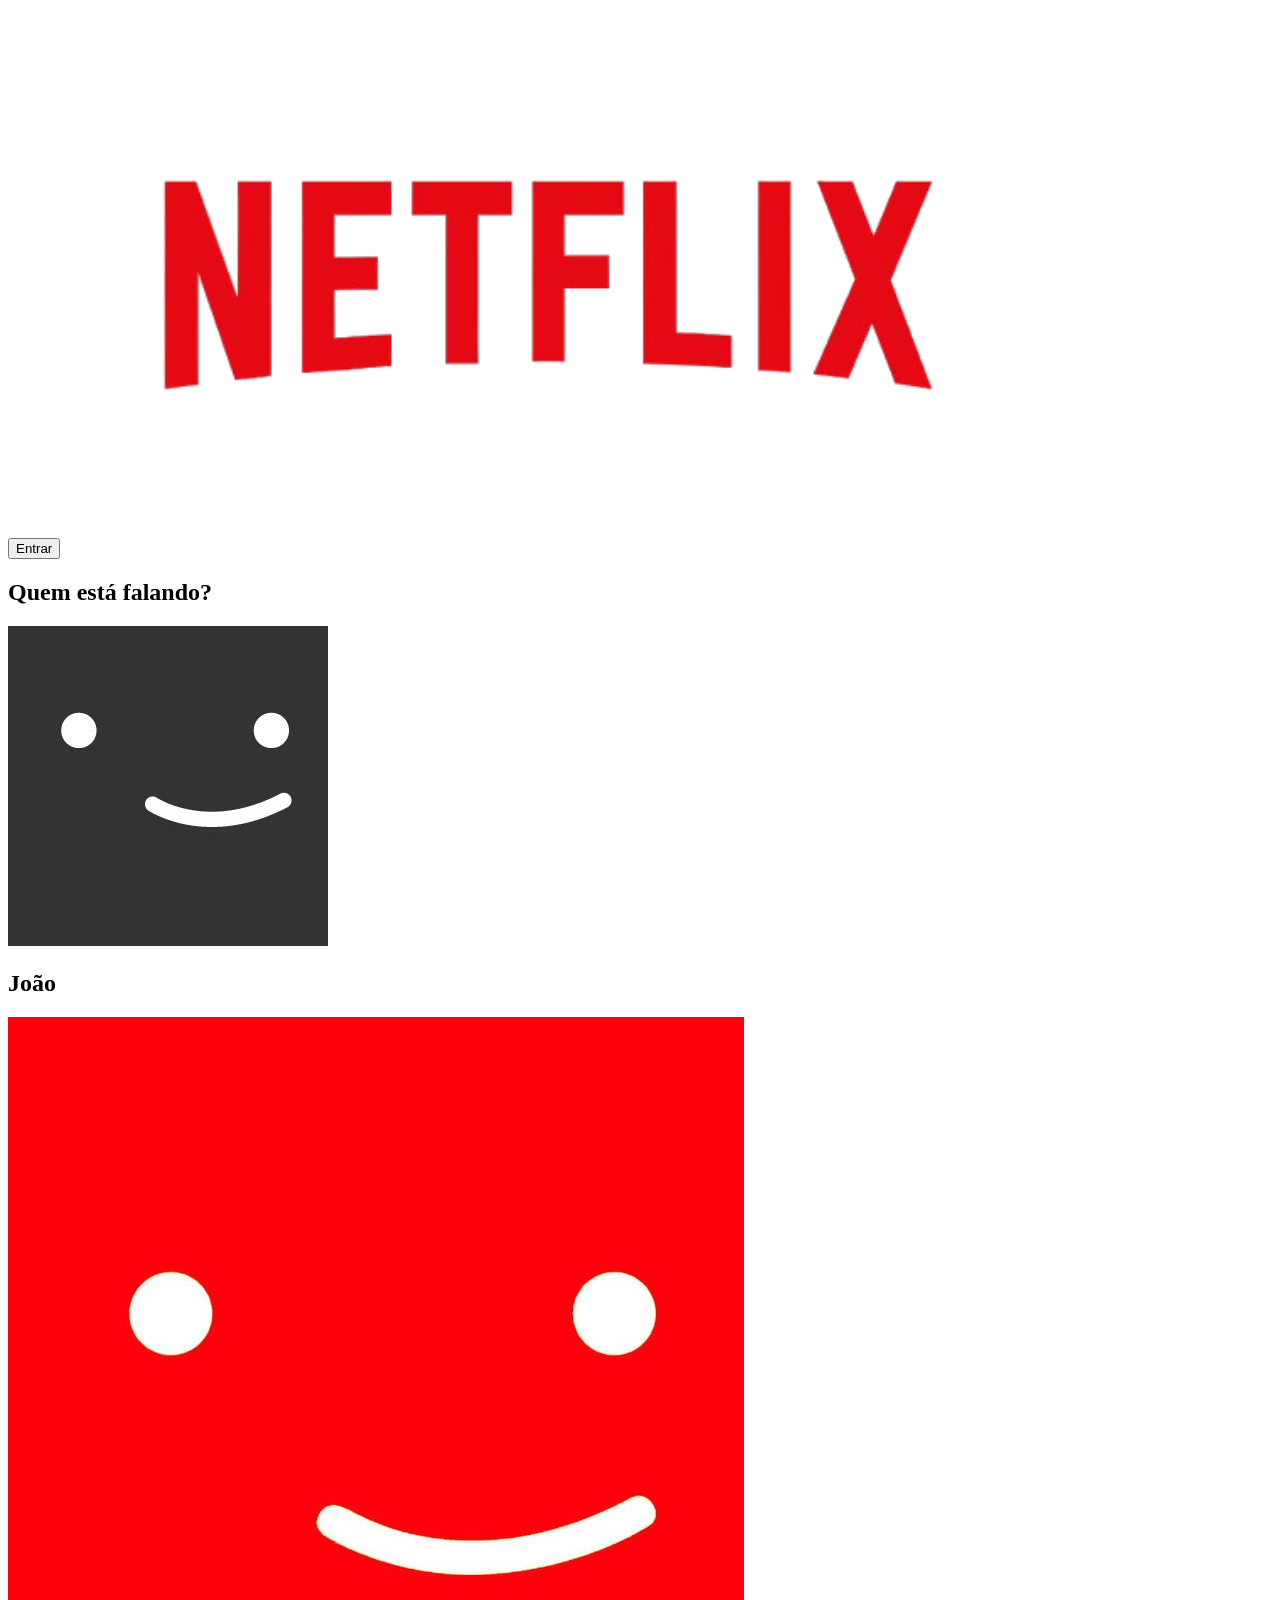
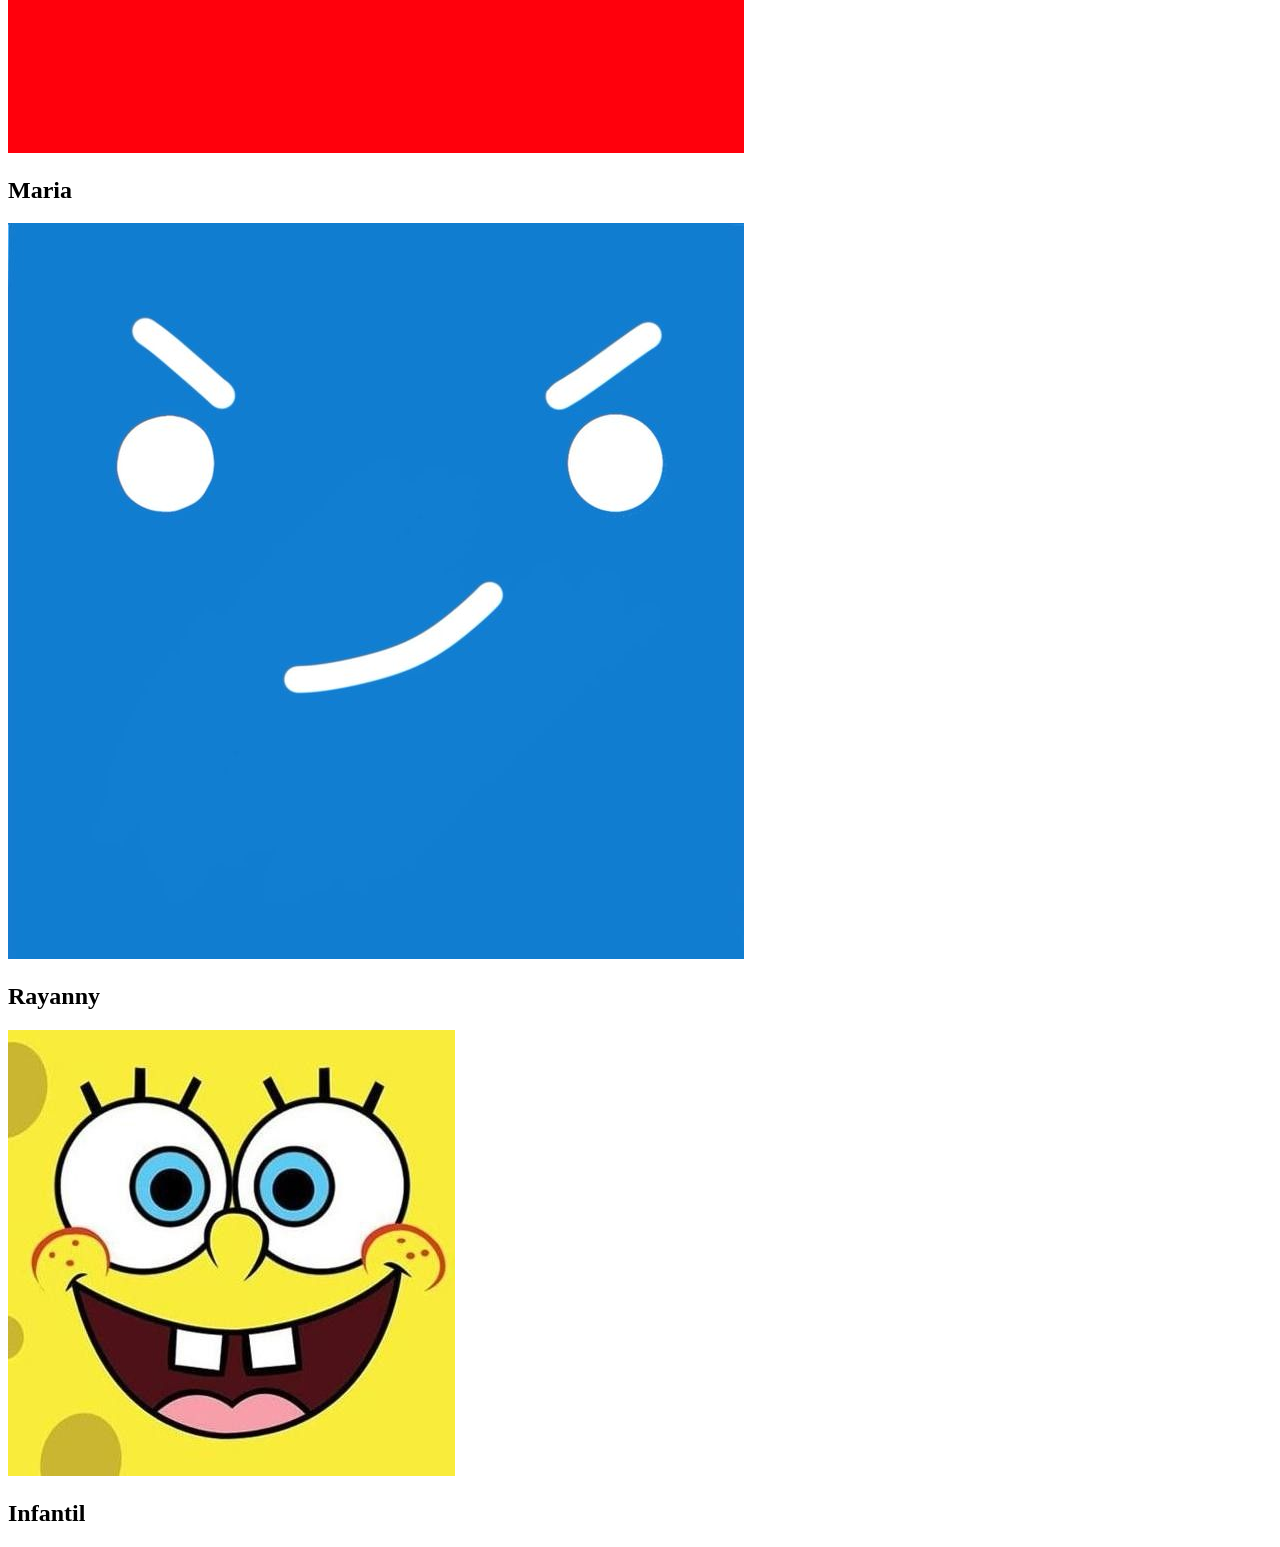
<file: perfil.html>
<!DOCTYPE html>
<html lang="pt-BR">

<head>
    <meta charset="UTF-8">
    <meta name="viewport" content="width=device-width, initial-scale=1.0">
    <title>Perfil - Netflix</title>
</head>

<body>
    
    <header>
        <img src="img/logo.png" alt="Logo Netflix">
    </header>


                 <a href="filmes.html">
                    <button type="button">Entrar</button>
                 </a>
  
    <main>

        <section class="perfil">

            <h1>Quem está falando?</h1>

            <div class="perfis">

                <article class="perfil">
                    <img src="img/perfil1.png" alt="Perfil 1">
                    <h2>João</h2>
                </article>

                <article class="perfil">
                    <img src="img/perfil2.png" alt="Perfil 2">
                    <h2>Maria</h2>
                </article>

                <article class="perfil">
                    <img src="img/perfil3.png" alt="Perfil 3">
                    <h2>Rayanny</h2>
                </article>

                <article class="perfil">
                    <img src="img/perfil4.png" alt="Perfil 4">
                    <h2>Infantil</h2>
                </article>
            </div>

        </section>

    </main>
</body>
</file>
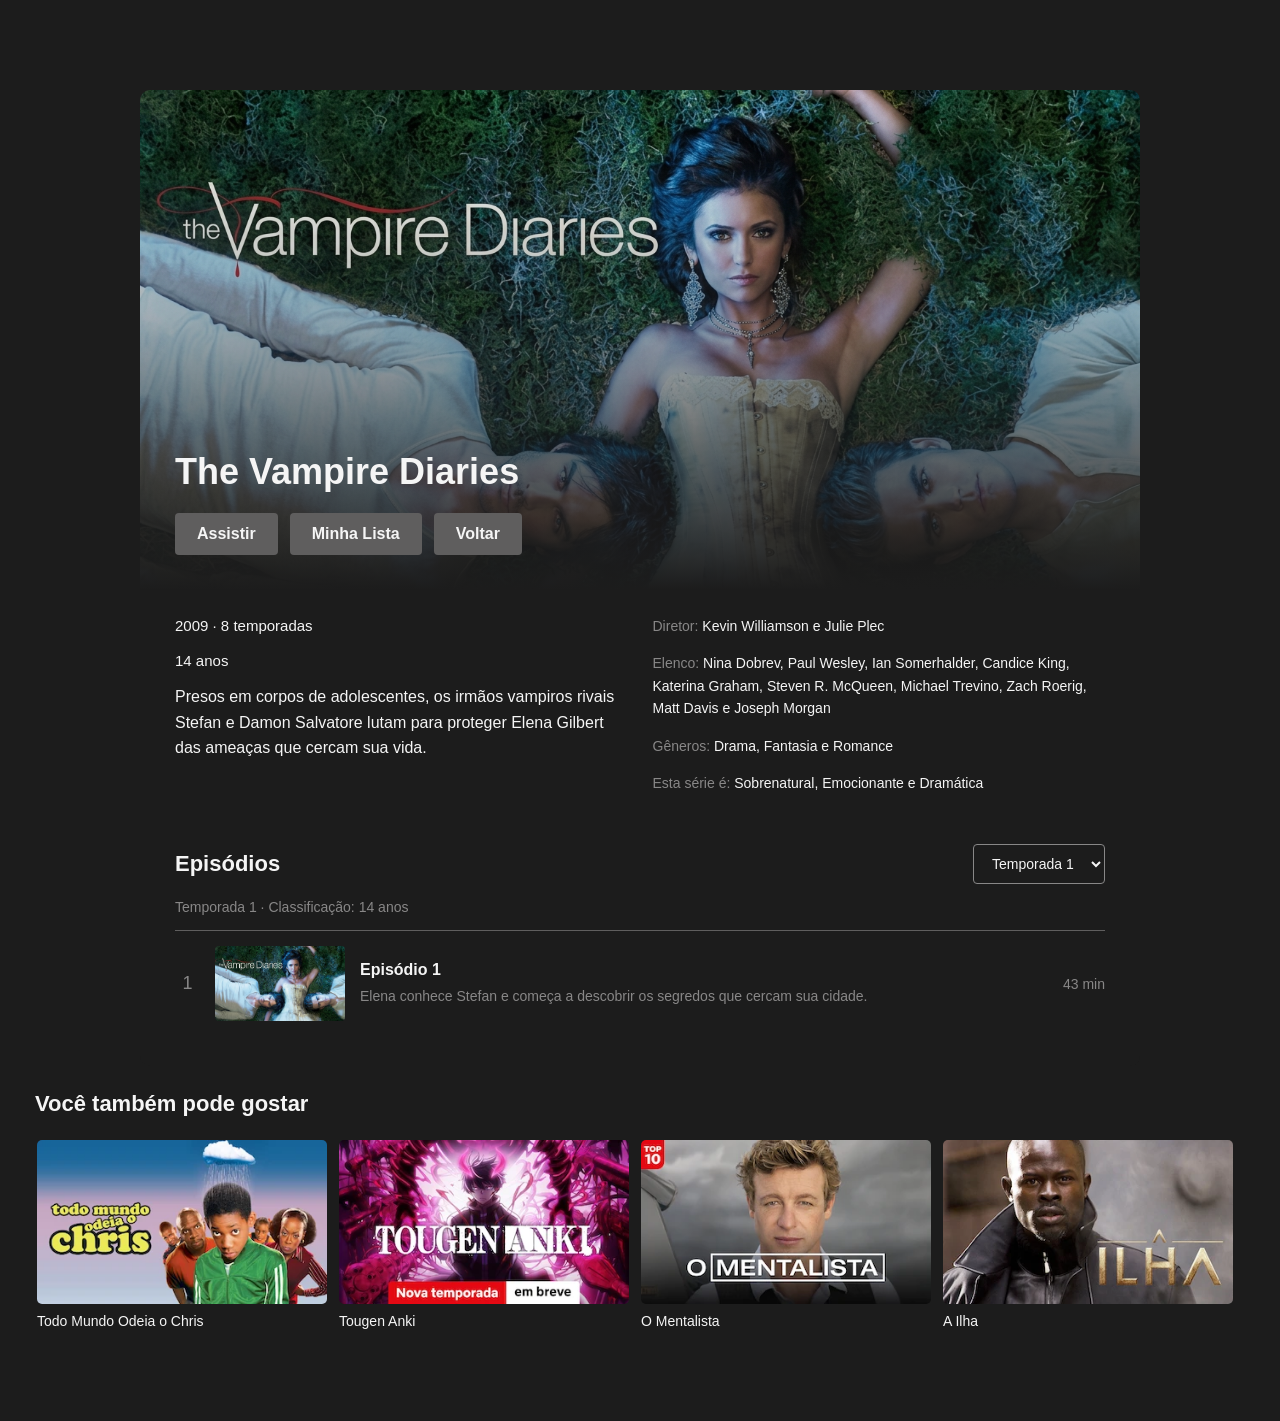
<file: pages/details.html>
<!DOCTYPE html>
<html lang="pt-BR">

<head>
    <meta charset="UTF-8">
    <meta name="viewport" content="width=device-width, initial-scale=1.0">
    <title>The Vampire Diaries - Detalhes</title>
    <link rel="stylesheet" href="../css/details.css">
</head>

<body>

    <main class="pagina-detalhes">

        <div class="fundo-serie"></div>

        <section class="painel-detalhes">

            <section class="banner">

                <div class="banner-conteudo">

                    <h1>The Vampire Diaries</h1>

                    
                  <div class="botoes">
                    <a href="watch.html">Assistir</a>
                    <a href="#">Minha Lista</a>
                    <a href="home.html">Voltar</a>
                  </div>
                </div>

            </section>

            <section class="informacoes">

                <div class="informacoes-principais">

                    <p class="ano-temporadas">
                        2009 · 8 temporadas
                    </p>

                    <p class="classificacao">
                        14 anos
                    </p>

                    <p class="descricao">
                        Presos em corpos de adolescentes, os irmãos vampiros
                        rivais Stefan e Damon Salvatore lutam para proteger
                        Elena Gilbert das ameaças que cercam sua vida.
                    </p>

                </div>

                <div class="informacoes-secundarias">

                    <p>
                        <strong>Diretor:</strong>
                        Kevin Williamson e Julie Plec
                    </p>

                    <p>
                        <strong>Elenco:</strong>
                        Nina Dobrev, Paul Wesley, Ian Somerhalder,
                        Candice King, Katerina Graham, Steven R. McQueen,
                        Michael Trevino, Zach Roerig, Matt Davis e Joseph Morgan
                    </p>

                    <p>
                        <strong>Gêneros:</strong>
                        Drama, Fantasia e Romance
                    </p>

                    <p>
                        <strong>Esta série é:</strong>
                        Sobrenatural, Emocionante e Dramática
                    </p>

                </div>

            </section>

            <section class="episodios">

                <div class="episodios-cabecalho">

                    <h2>Episódios</h2>

                    <select aria-label="Selecionar temporada">
                        <option value="1">Temporada 1</option>
                        <option value="2">Temporada 2</option>
                        <option value="3">Temporada 3</option>
                        <option value="4">Temporada 4</option>
                        <option value="5">Temporada 5</option>
                        <option value="6">Temporada 6</option>
                        <option value="7">Temporada 7</option>
                        <option value="8">Temporada 8</option>
                    </select>

                </div>

                <p class="temporada-info">
                    Temporada 1 · Classificação: 14 anos
                </p>

                <article class="episodio">

                    <span class="numero-episodio">1</span>

                    <img src="../img/filme1.jpg" alt="Imagem do episódio">

                    <div class="episodio-texto">
                        <h3>Episódio 1</h3>

                        <p>
                            Elena conhece Stefan e começa a descobrir
                            os segredos que cercam sua cidade.
                        </p>
                    </div>

                    <span class="duracao-episodio">43 min</span>

                </article>

            </section>

        </section>

        <section class="recomendacoes">

            <h2>Você também pode gostar</h2>

            <div class="filmes">

                <article class="filme">
                    <img src="../img/foto25.jpg" alt="Todo Mundo Odeia o Chris">
                    <h3>Todo Mundo Odeia o Chris</h3>
                </article>

                <article class="filme">
                    <img src="../img/foto26.jpg" alt="Tougen Anki">
                    <h3>Tougen Anki</h3>
                </article>

                <article class="filme">
                    <img src="../img/foto27.jpg" alt="O Mentalista">
                    <h3>O Mentalista</h3>
                </article>

                <article class="filme">
                    <img src="../img/foto28.jpg" alt="A Ilha">
                    <h3>A Ilha</h3>
                </article>

                <article class="filme">
                    <img src="../img/foto29.jpg" alt="Rebel Moon">
                    <h3>Rebel Moon</h3>
                </article>

                <article class="filme">
                    <img src="../img/foto30.jpg" alt="O Projeto Adam">
                    <h3>O Projeto Adam</h3>
                </article>

            </div>

        </section>

    </main>

</body>

</html>
</file>
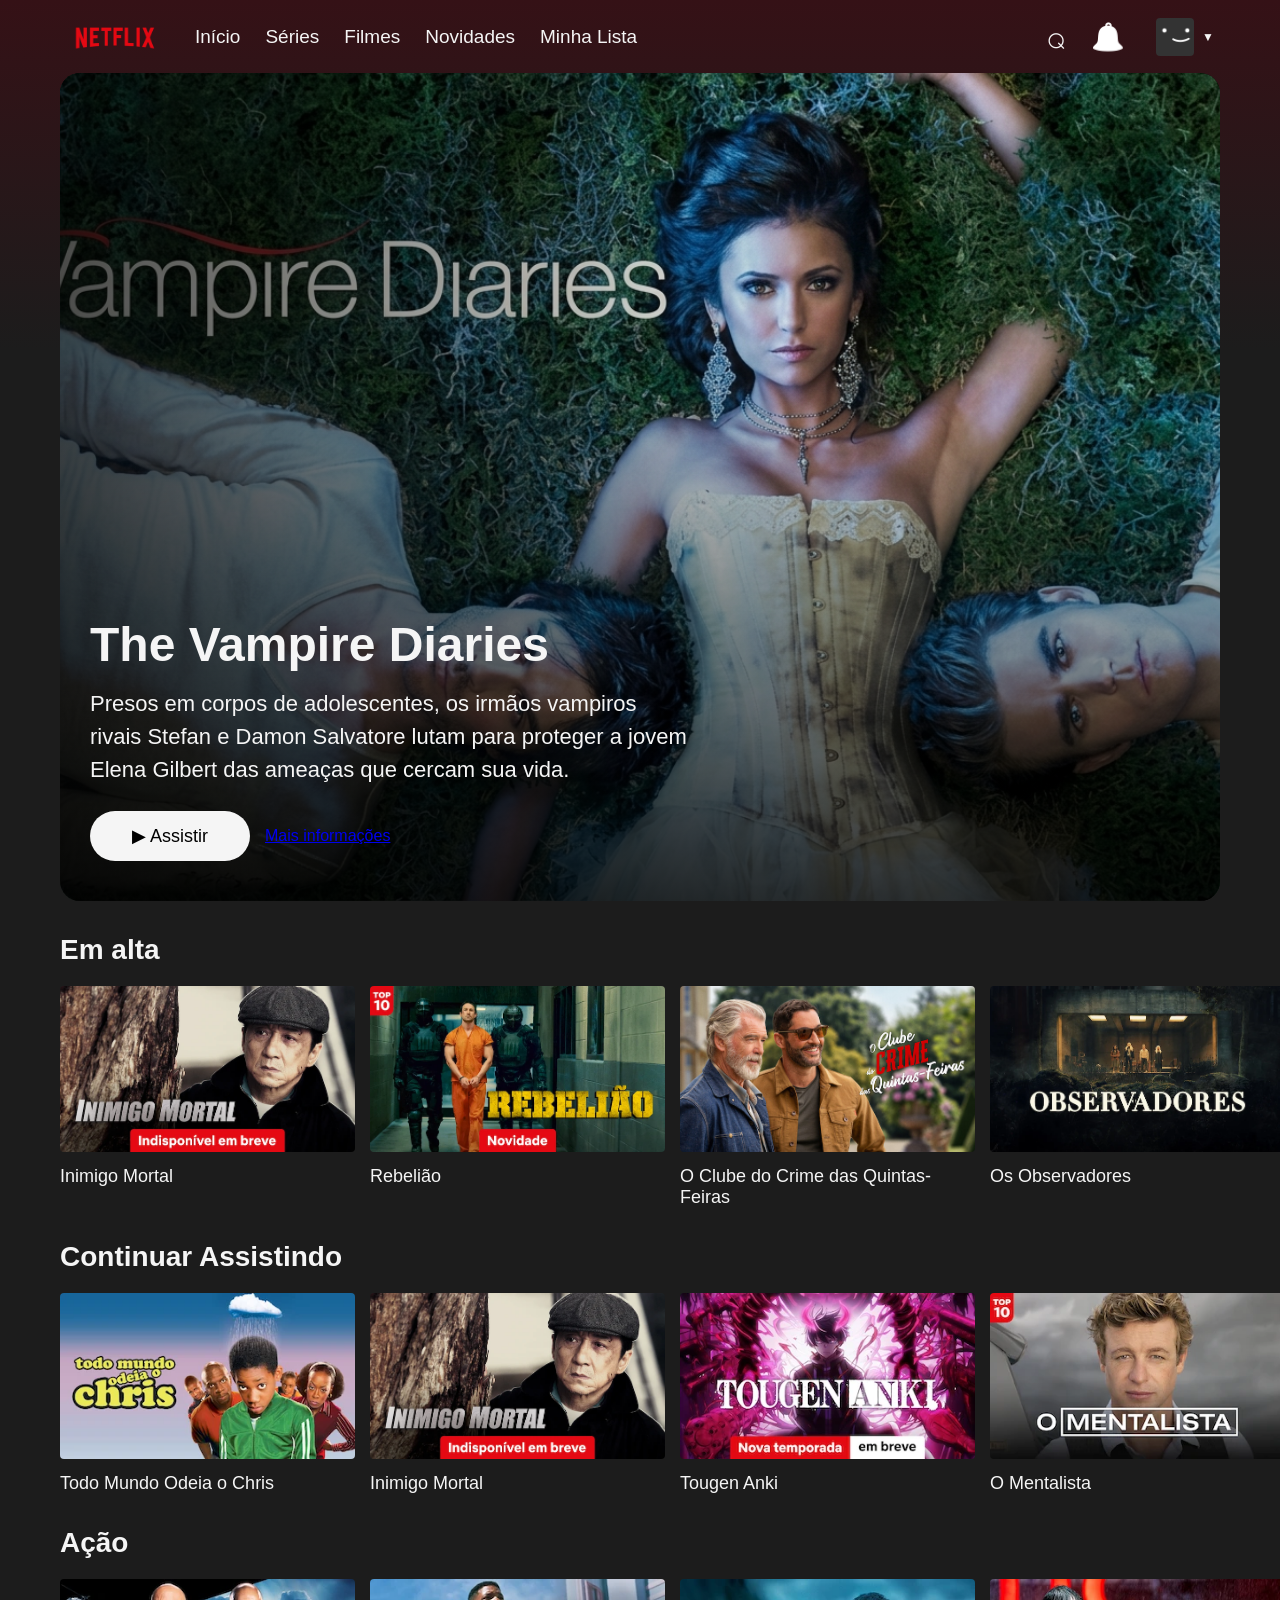
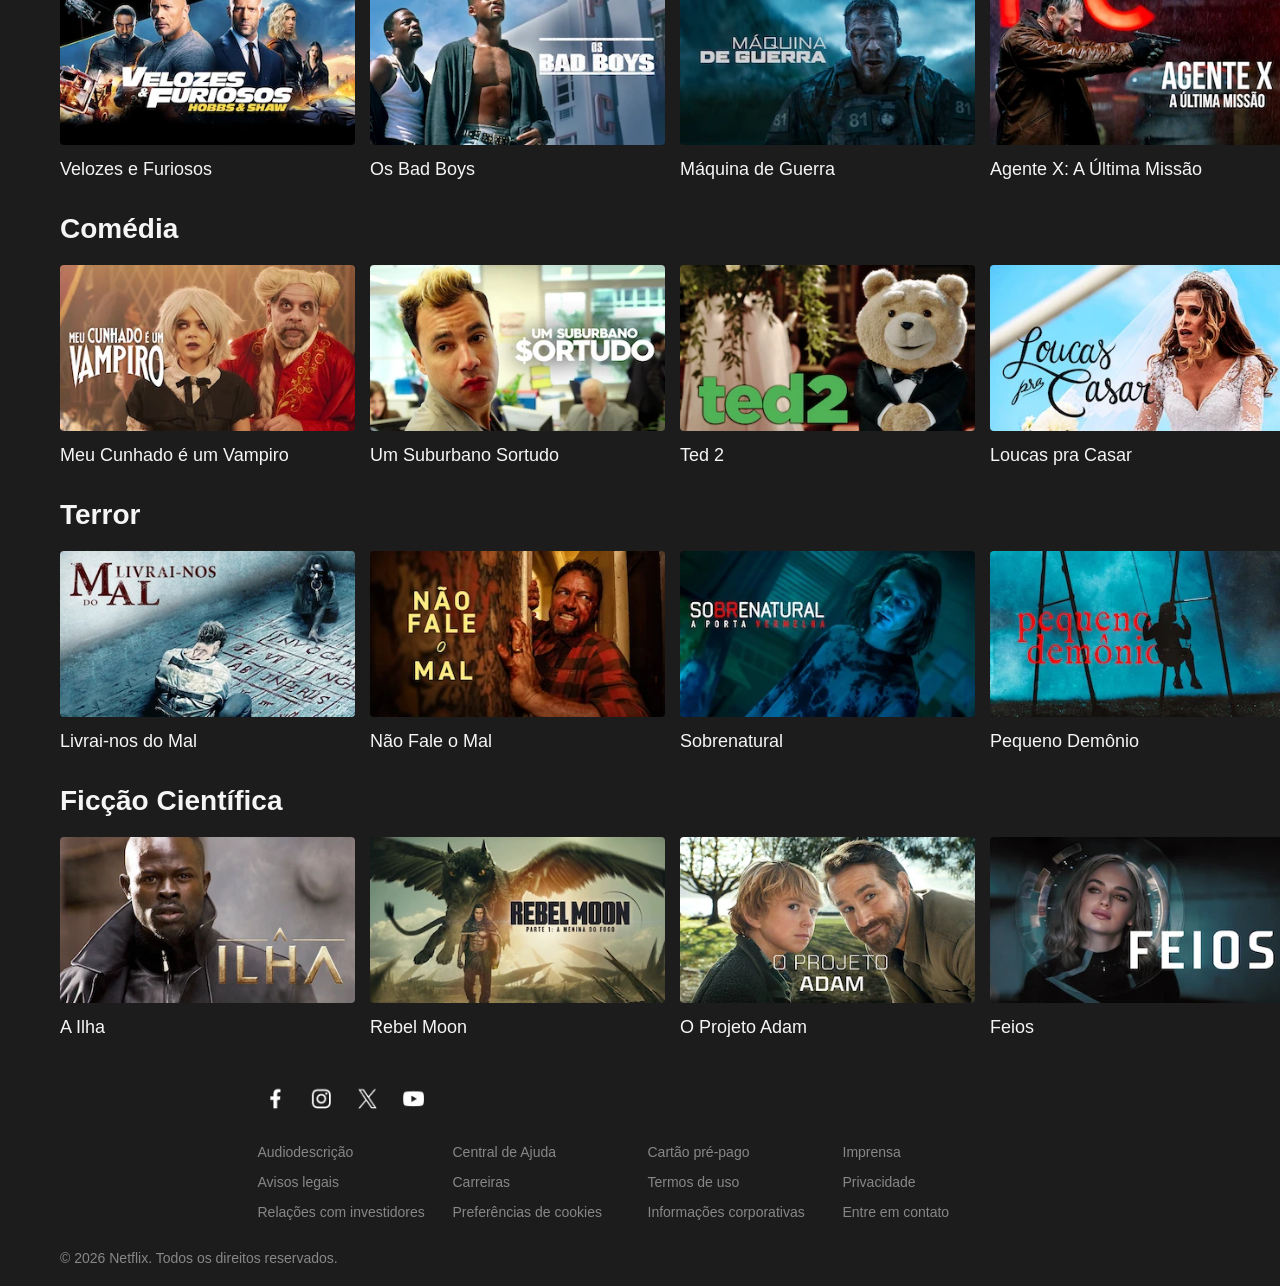
<file: pages/home.html>
<!DOCTYPE html>
<html lang="pt-BR">

<head>
    <meta charset="UTF-8">
    <meta name="viewport" content="width=device-width, initial-scale=1.0">
    <title>Netflix</title>
    <link rel="stylesheet" href="../css/home.css">
    <link rel="icon" href="../img/logooo.svg" type="image/svg+xml">
</head>

<body>

    <header>

        <img src="../img/logo.png" alt="Logo Netflix">

        <nav>
            <a href="home.html">Início</a>
            <a href="#">Séries</a>
            <a href="#">Filmes</a>
            <a href="#">Novidades</a>
            <a href="#">Minha Lista</a>
        </nav>

        <span class="pesquisa">⌕</span>
        <span class="notificacao">🔔</span>

        <div class="perfil-menu">

            <details>
                <summary aria-label="Abrir menu do perfil">
                    <img class="perfil" src="../img/perfil1.png" alt="Perfil">
                </summary>

                <div class="menu-sair">

                    <a href="profiles.html">
                        <img class="icone" src="../img/gerenciar.png" alt="">
                        <span>Gerenciar perfis</span>
                    </a>

                    <a href="#">
                        <img class="icone" src="../img/transferir.png" alt="">
                        <span>Transferir perfil</span>
                    </a>

                    <a href="#">
                        <img class="icone" src="../img/conta.png" alt="">
                        <span>Conta</span>
                    </a>

                    <a href="#">
                        <img class="icone" src="../img/ajuda.png" alt="">
                        <span>Central de Ajuda</span>
                    </a>

                    <hr>

                    <a href="login.html" class="sair">
                        <span>Sair da Netflix</span>
                    </a>

                </div>
            </details>

        </div>

    </header>

    <main>

        <section class="hero">

            <img class="hero-image" src="../img/filme1.jpg" alt="The Vampire Diaries">

            <div class="hero-content">

                <h1>The Vampire Diaries</h1>

                <p>
                    Presos em corpos de adolescentes, os irmãos vampiros rivais
                    Stefan e Damon Salvatore lutam para proteger a jovem Elena
                    Gilbert das ameaças que cercam sua vida.
                </p>

                <div class="hero-buttons">

                    <button type="button">▶ Assistir</button>

                    <a href="#janela-detalhes" class="botao-informacoes">
                        Mais informações
                    </a>

                </div>

            </div>

        </section>

        <section id="janela-detalhes" class="janela-detalhes">

            <div class="conteudo-detalhes">

                <a href="#" class="fechar-detalhes" aria-label="Fechar janela">
                    &times;
                </a>

                <div class="banner-detalhes">

                    <div class="texto-banner">

                        <h2>The Vampire Diaries</h2>

                        <p>2009 · 8 temporadas · Drama</p>

                        <a href="watch.html" class="botao-assistir">
                            ▶ Assistir
                        </a>

                    </div>

                </div>

                <div class="informacoes-detalhes">

                    <div class="descricao-serie">

                        <p>
                            Presos em corpos de adolescentes, os irmãos vampiros
                            rivais Stefan e Damon Salvatore lutam para proteger
                            Elena Gilbert das ameaças que cercam sua vida.
                        </p>

                    </div>

                    <div class="dados-serie">

                        <p>
                            <strong>Classificação:</strong>
                            14 anos
                        </p>

                        <p>
                            <strong>Direção:</strong>
                            Kevin Williamson e Julie Plec
                        </p>

                        <p>
                            <strong>Elenco:</strong>
                            Nina Dobrev, Paul Wesley, Ian Somerhalder,
                            Candice King, Kat Graham, Steven R. McQueen,
                            Michael Trevino, Zach Roerig, Matt Davis e Joseph Morgan.
                        </p>

                        <p>
                            <strong>Gêneros:</strong>
                            Drama, Fantasia e Romance
                        </p>

                        <p>
                            <strong>Esta série é:</strong>
                            Sobrenatural, Emocionante e Dramática
                        </p>

                    </div>

                </div>

                <section class="episodios-serie">

                    <h3>Episódios</h3>

                    <div class="episodio">

                        <span class="numero-episodio">1</span>

                        <div class="episodio-texto">

                            <h4>Temporada 1</h4>

                            <p>
                                Elena conhece Stefan e começa a descobrir
                                os segredos que cercam sua cidade.
                            </p>

                        </div>

                    </div>

                    <div class="episodio">

                        <span class="numero-episodio">2</span>

                        <div class="episodio-texto">

                            <h4>Temporada 2</h4>

                            <p>
                                Novos mistérios e personagens chegam a Mystic Falls.
                            </p>

                        </div>

                    </div>

                    <div class="episodio">

                        <span class="numero-episodio">3</span>

                        <div class="episodio-texto">

                            <h4>Temporada 3</h4>

                            <p>
                                A história dos irmãos Salvatore continua.
                            </p>

                        </div>

                    </div>

                </section>

                <section class="recomendacoes-serie">

                    <h3>Você também pode gostar</h3>

                    <div class="cards-recomendados">

                        <article class="filme">
                            <img src="../img/foto25.jpg" alt="Todo Mundo Odeia o Chris">
                            <h3>Todo Mundo Odeia o Chris</h3>
                        </article>

                        <article class="filme">
                            <img src="../img/foto26.jpg" alt="Tougen Anki">
                            <h3>Tougen Anki</h3>
                        </article>

                        <article class="filme">
                            <img src="../img/foto27.jpg" alt="O Mentalista">
                            <h3>O Mentalista</h3>
                        </article>

                        <article class="filme">
                            <img src="../img/foto28.jpg" alt="A Ilha">
                            <h3>A Ilha</h3>
                        </article>

                        <article class="filme">
                            <img src="../img/foto29.jpg" alt="Rebel Moon">
                            <h3>Rebel Moon</h3>
                        </article>

                        <article class="filme">
                            <img src="../img/foto30.jpg" alt="O Projeto Adam">
                            <h3>O Projeto Adam</h3>
                        </article>

                    </div>

                </section>

            </div>

        </section>
        
        <section class="categorias">

            <h2>Em alta</h2>

            <div class="filmes">

                <article class="filme">
                    <img src="../img/foto1.jpg" alt="Inimigo Mortal">
                    <h3>Inimigo Mortal</h3>
                </article>

                <article class="filme">
                    <img src="../img/foto2.jpg" alt="Rebelião">
                    <h3>Rebelião</h3>
                </article>

                <article class="filme">
                    <img src="../img/foto3.jpg" alt="O Clube do Crime das Quintas-Feiras">
                    <h3>O Clube do Crime das Quintas-Feiras</h3>
                </article>

                <article class="filme">
                    <img src="../img/foto4.jpg" alt="Os Observadores">
                    <h3>Os Observadores</h3>
                </article>

                <article class="filme">
                    <img src="../img/foto5.jpg" alt="Obsessão Secreta">
                    <h3>Obsessão Secreta</h3>
                </article>

                <article class="filme">
                    <img src="../img/foto6.jpg" alt="O Homem de Toronto">
                    <h3>O Homem de Toronto</h3>
                </article>

            </div>

            <h2>Continuar Assistindo</h2>

            <div class="filmes">

                <article class="filme">
                    <img src="../img/foto25.jpg" alt="Todo Mundo Odeia o Chris">
                    <h3>Todo Mundo Odeia o Chris</h3>
                </article>

                <article class="filme">
                    <img src="../img/foto1.jpg" alt="Inimigo Mortal">
                    <h3>Inimigo Mortal</h3>
                </article>

                <article class="filme">
                    <img src="../img/foto26.jpg" alt="Tougen Anki">
                    <h3>Tougen Anki</h3>
                </article>

                <article class="filme">
                    <img src="../img/foto27.jpg" alt="O Mentalista">
                    <h3>O Mentalista</h3>
                </article>

                <article class="filme">
                    <img src="../img/foto5.jpg" alt="Obsessão Secreta">
                    <h3>Obsessão Secreta</h3>
                </article>

                <article class="filme">
                    <img src="../img/foto6.jpg" alt="O Homem de Toronto">
                    <h3>O Homem de Toronto</h3>
                </article>

            </div>

            <h2>Ação</h2>

            <div class="filmes">

                <article class="filme">
                    <img src="../img/foto7.jpg" alt="Velozes e Furiosos">
                    <h3>Velozes e Furiosos</h3>
                </article>

                <article class="filme">
                    <img src="../img/foto8.jpg" alt="Os Bad Boys">
                    <h3>Os Bad Boys</h3>
                </article>

                <article class="filme">
                    <img src="../img/foto9.jpg" alt="Máquina de Guerra">
                    <h3>Máquina de Guerra</h3>
                </article>

                <article class="filme">
                    <img src="../img/foto10.jpg" alt="Agente X: A Última Missão">
                    <h3>Agente X: A Última Missão</h3>
                </article>

                <article class="filme">
                    <img src="../img/foto11.jpg" alt="Irmãos de Orfanato">
                    <h3>Irmãos de Orfanato</h3>
                </article>

                <article class="filme">
                    <img src="../img/foto12.jpg" alt="Esquadrão 6">
                    <h3>Esquadrão 6</h3>
                </article>

            </div>

            <h2>Comédia</h2>

            <div class="filmes">

                <article class="filme">
                    <img src="../img/foto13.jpg" alt="Meu Cunhado é um Vampiro">
                    <h3>Meu Cunhado é um Vampiro</h3>
                </article>

                <article class="filme">
                    <img src="../img/foto14.jpg" alt="Um Suburbano Sortudo">
                    <h3>Um Suburbano Sortudo</h3>
                </article>

                <article class="filme">
                    <img src="../img/foto15.jpg" alt="Ted 2">
                    <h3>Ted 2</h3>
                </article>

                <article class="filme">
                    <img src="../img/foto16.jpg" alt="Loucas pra Casar">
                    <h3>Loucas pra Casar</h3>
                </article>

                <article class="filme">
                    <img src="../img/foto17.jpg" alt="Um Candidato Honesto">
                    <h3>Um Candidato Honesto</h3>
                </article>

                <article class="filme">
                    <img src="../img/foto18.jpg" alt="Os Salafrários">
                    <h3>Os Salafrários</h3>
                </article>

            </div>

            <h2>Terror</h2>

            <div class="filmes">

                <article class="filme">
                    <img src="../img/foto19.jpg" alt="Livrai-nos do Mal">
                    <h3>Livrai-nos do Mal</h3>
                </article>

                <article class="filme">
                    <img src="../img/foto20.jpg" alt="Não Fale o Mal">
                    <h3>Não Fale o Mal</h3>
                </article>

                <article class="filme">
                    <img src="../img/foto21.jpg" alt="Sobrenatural">
                    <h3>Sobrenatural</h3>
                </article>

                <article class="filme">
                    <img src="../img/foto22.jpg" alt="Pequeno Demônio">
                    <h3>Pequeno Demônio</h3>
                </article>

                <article class="filme">
                    <img src="../img/foto23.jpg" alt="Ninguém Sai Vivo">
                    <h3>Ninguém Sai Vivo</h3>
                </article>

                <article class="filme">
                    <img src="../img/foto24.jpg" alt="O Exorcista do Papa">
                    <h3>O Exorcista do Papa</h3>
                </article>

            </div>

            <h2>Ficção Científica</h2>

            <div class="filmes">

                <article class="filme">
                    <img src="../img/foto28.jpg" alt="A Ilha">
                    <h3>A Ilha</h3>
                </article>

                <article class="filme">
                    <img src="../img/foto29.jpg" alt="Rebel Moon">
                    <h3>Rebel Moon</h3>
                </article>

                <article class="filme">
                    <img src="../img/foto30.jpg" alt="O Projeto Adam">
                    <h3>O Projeto Adam</h3>
                </article>

                <article class="filme">
                    <img src="../img/foto31.jpg" alt="Feios">
                    <h3>Feios</h3>
                </article>

                <article class="filme">
                    <img src="../img/foto32.jpg" alt="Invasores">
                    <h3>Invasores</h3>
                </article>

                <article class="filme">
                    <img src="../img/foto33.jpg" alt="Infinito">
                    <h3>Infinito</h3>
                </article>

            </div>

        </section>

    </main>

    <footer>

        <div class="redes-sociais">
            <img src="../img/redes-sociais.png" alt="Ícones das redes sociais">
        </div>

        <div class="links">

            <div class="coluna-links">
                <a href="#">Audiodescrição</a>
                <a href="#">Avisos legais</a>
                <a href="#">Relações com investidores</a>
            </div>

            <div class="coluna-links">
                <a href="#">Central de Ajuda</a>
                <a href="#">Carreiras</a>
                <a href="#">Preferências de cookies</a>
            </div>

            <div class="coluna-links">
                <a href="#">Cartão pré-pago</a>
                <a href="#">Termos de uso</a>
                <a href="#">Informações corporativas</a>
            </div>

            <div class="coluna-links">
                <a href="#">Imprensa</a>
                <a href="#">Privacidade</a>
                <a href="#">Entre em contato</a>
            </div>

        </div>

        <p>© 2026 Netflix. Todos os direitos reservados.</p>

    </footer>

</body>

</html>
</file>
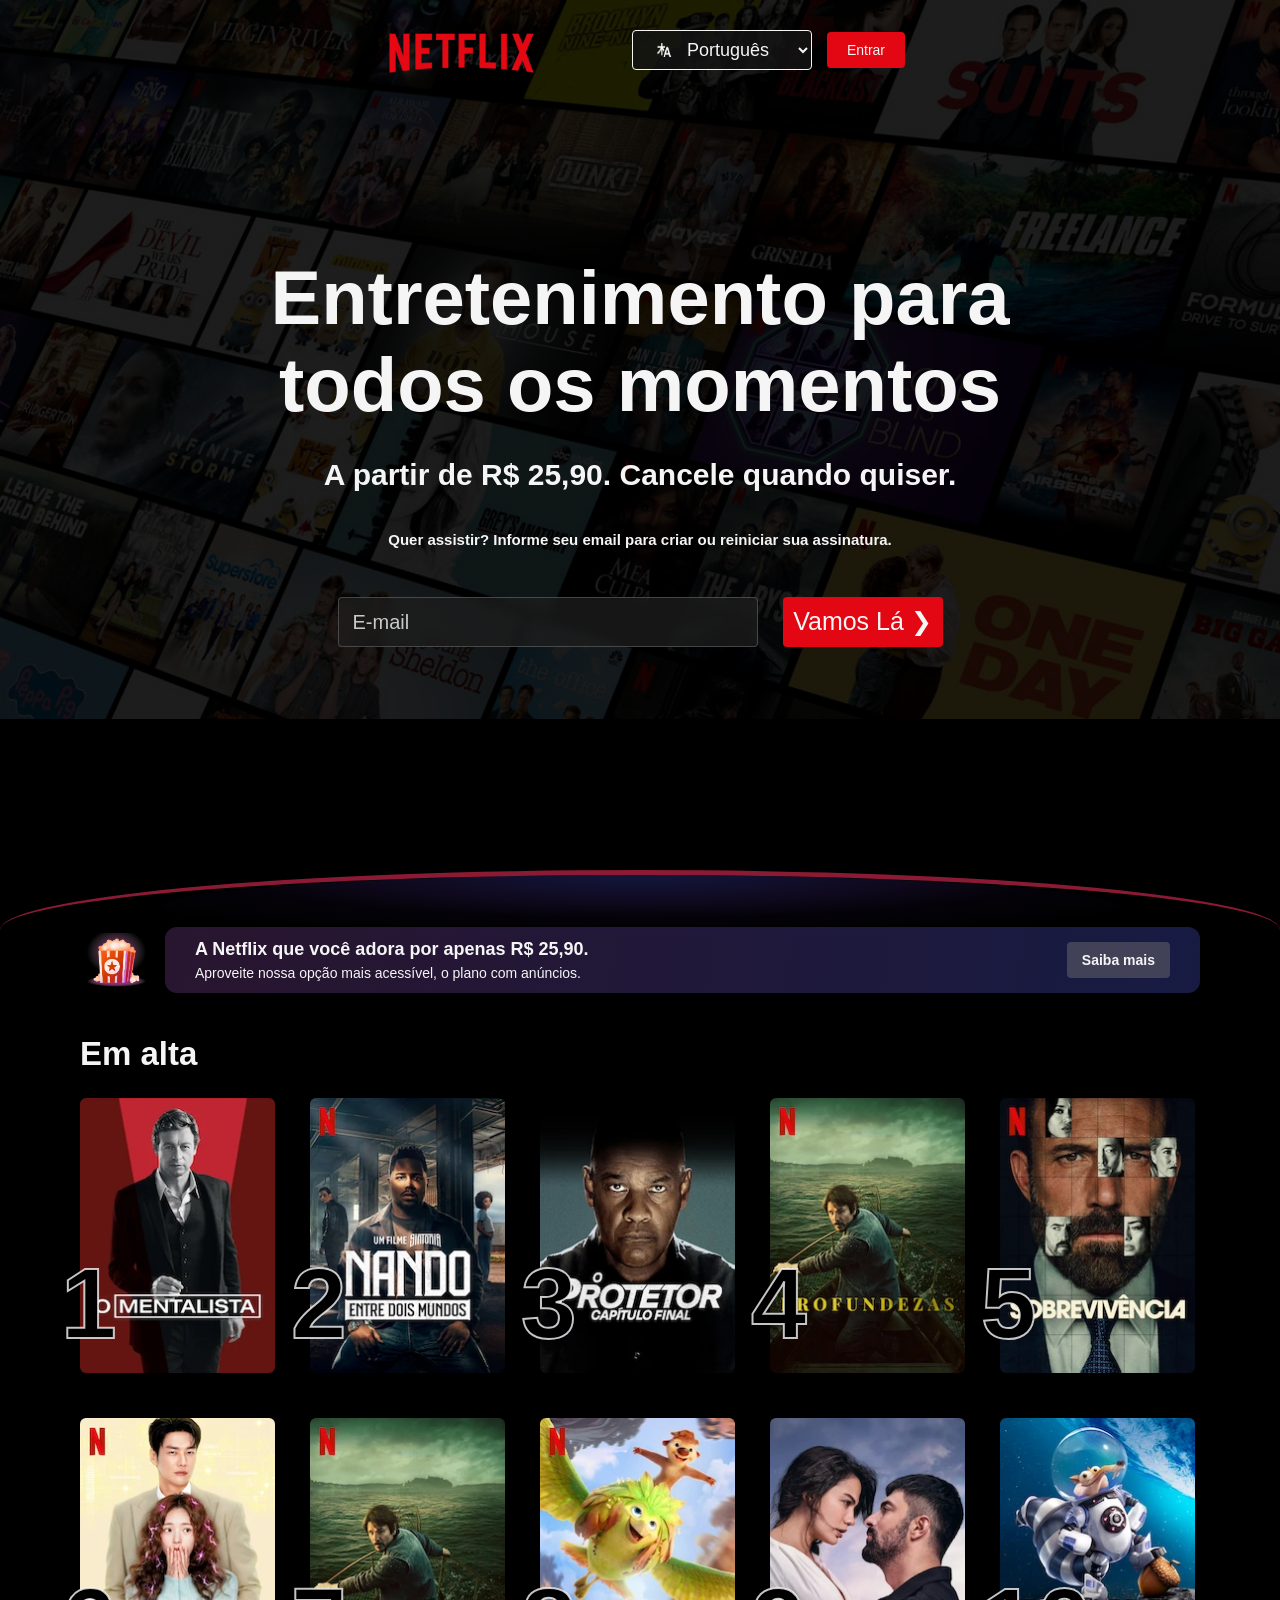
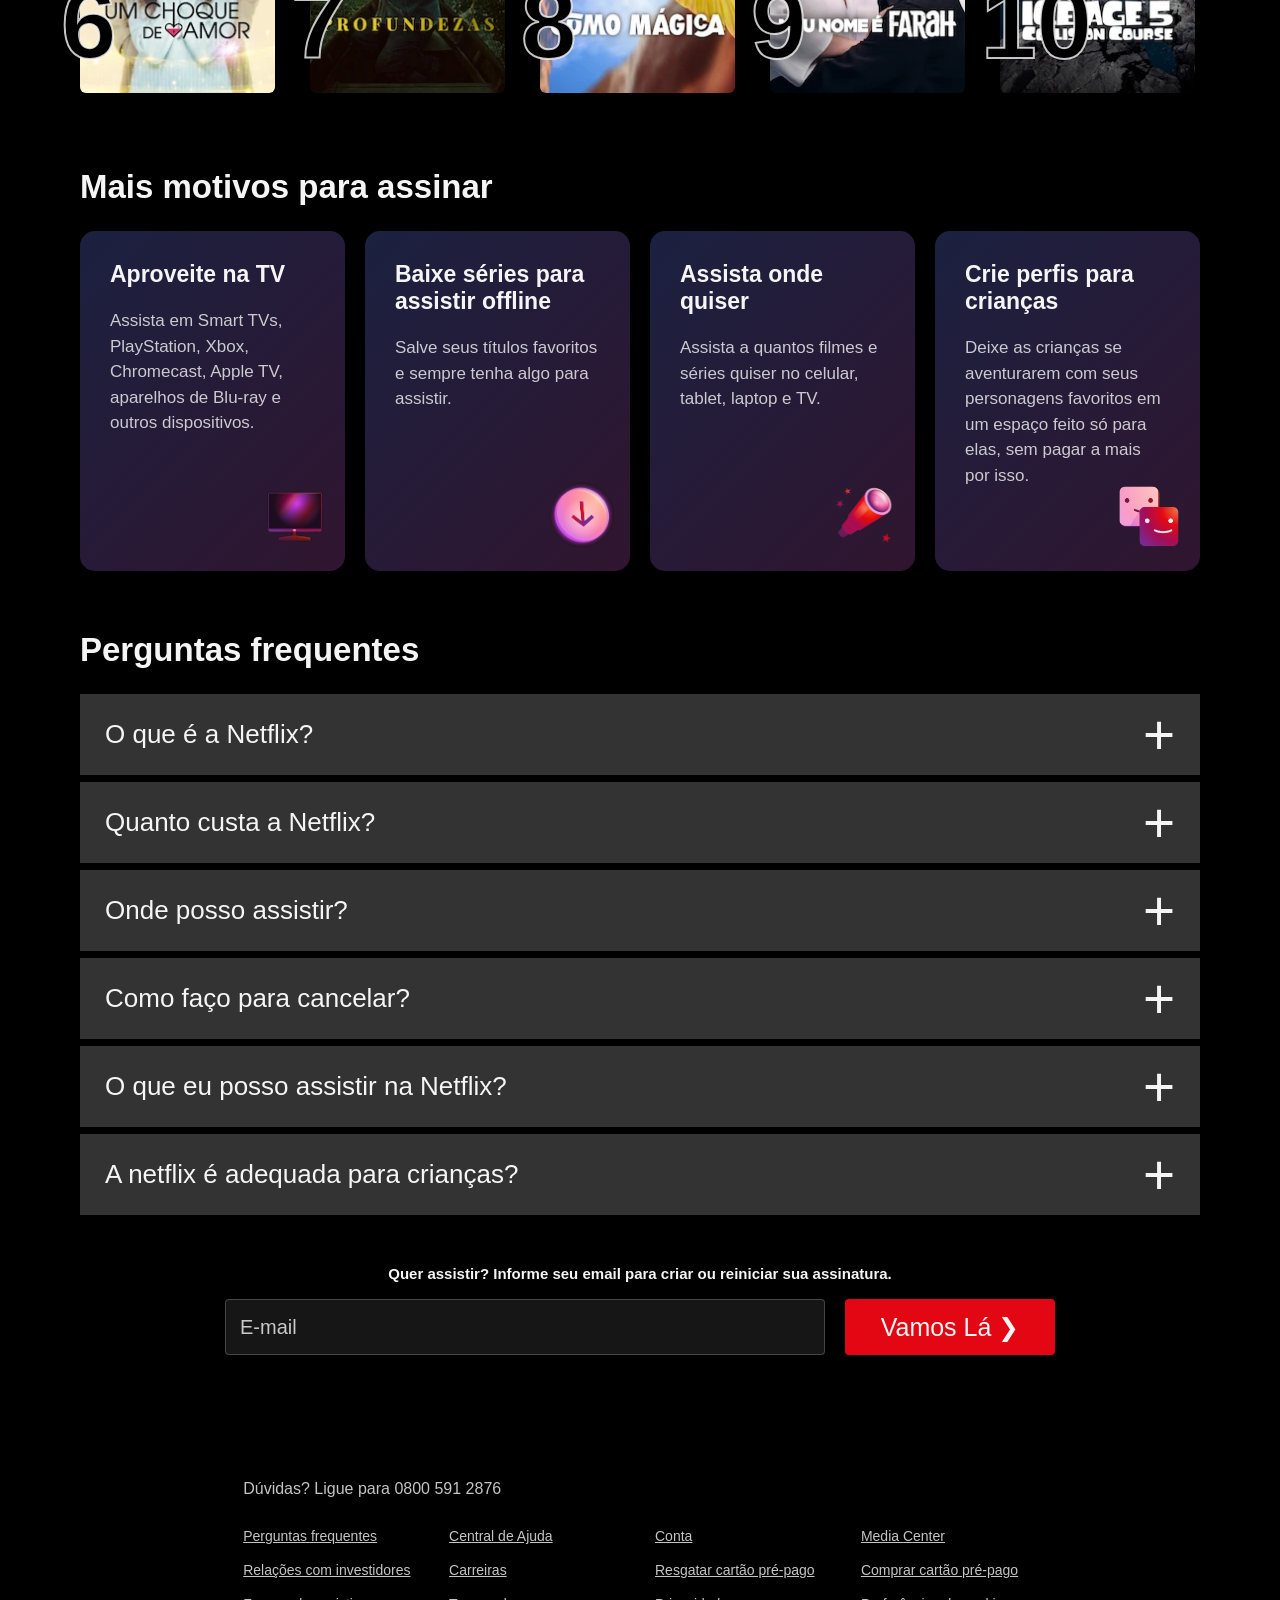
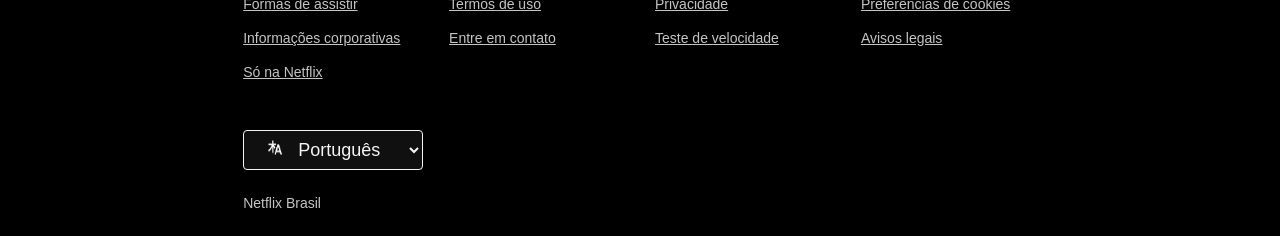
<file: pages/login.html>
<!DOCTYPE html>
<html lang="pt-BR">
<head>
    <meta charset="UTF-8">
    <meta name="viewport" content="width=device-width, initial-scale=1.0">
    <title>Login - Netflix</title>
    <link rel="stylesheet" href="/css/login.css">
    <link rel="icon" href="../img/logooo.svg" type="image/png">
</head>

<body>

    <header>
        <img src="../img/logo.png" alt="Logo">

        <div class="açoes">
            <div class="seletor-idioma">
             <img src="../img/idiomas.png" alt="">

              <select>
                 <option>Português</option>
                 <option>English</option>
              </select>
            </div>

             <a href="profiles.html" class="entrar">Entrar</a>
        </div>    
    </header>

    <main>

        <section class="login">

            <form>

                <h2>Entretenimento para<br>
                    todos os momentos
                </h2>

                <h3>A partir de R$ 25,90. Cancele quando quiser.</h3>

                <h4>Quer assistir? Informe seu email para criar ou reiniciar sua assinatura.</h4>

                <div class="login-acoes">
                   <div class="campo-email">
                     <input type="email" id="email" name="email" placeholder=" "required>
                     <label for="email">E-mail</label>
                   </div>

                    <a href="profiles.html" class="botao">Vamos Lá ❯</a>
                </div>

            </form>

        </section>

        <section class="conteudo-netflix">

            <div class="brilho-roxo"></div>

            <div class="aviso-container">

                <img src="../img/pipoca.png" alt="Pipoca" class="pipoca">

              

             <section class="aviso-assinatura">

                 <div class="texto-assinatura">
                     <h3>A Netflix que você adora por apenas R$ 25,90.</h3>

                     <p>Aproveite nossa opção mais acessível, o plano com anúncios.</p>
                 </div>

                 <a href="#" class="saiba-mais">Saiba mais</a>

             </section>
             

            </div>

            <section class="em-alta">

                <h2>Em alta</h2>

                <div class="filmes">

                    <article class="filme">
                        <span>1</span>
                        <img src="../img/foto36.jpg" alt="Filme 1">
                    </article>

                    <article class="filme">
                        <span>2</span>
                        <img src="../img/foto37.jpg" alt="Filme 2">
                    </article>

                    <article class="filme">
                        <span>3</span>
                        <img src="../img/foto38.jpg" alt="Filme 3">
                    </article>

                    <article class="filme">
                        <span>4</span>
                        <img src="../img/foto39.jpg" alt="Filme 4">
                    </article>

                    <article class="filme">
                        <span>5</span>
                        <img src="../img/foto40.jpg" alt="Filme 5">
                    </article>

                    <article class="filme">
                        <span>6</span>
                        <img src="../img/foto41.jpg" alt="Filme 6">
                    </article>

                    <article class="filme">
                        <span>7</span>
                        <img src="../img/foto42.jpg" alt="Filme 7">
                    </article>

                    <article class="filme">
                        <span>8</span>
                        <img src="../img/foto43.jpg" alt="Filme 8">
                    </article>

                    <article class="filme">
                        <span>9</span>
                        <img src="../img/foto44.jpg" alt="Filme 9">
                    </article>

                    <article class="filme">
                        <span>10</span>
                        <img src="../img/foto45.jpg" alt="Filme 10">
                    </article>

                </div>

            </section>

            <section class="motivos">

                <h2>Mais motivos para assinar</h2>

                <div class="cards-motivos">

                    <article>
                        <h3>Aproveite na TV</h3>
                        <p>
                            Assista em Smart TVs, PlayStation, Xbox, Chromecast,
                            Apple TV, aparelhos de Blu-ray e outros dispositivos.
                        </p>
                        <img src="../img/emoji4.png" alt="Televisão">
                    </article>

                    <article>
                        <h3>Baixe séries para assistir offline</h3>
                        <p>
                            Salve seus títulos favoritos e sempre tenha algo para assistir.
                        </p>
                        <img src="../img/emoji1.png" alt="Televisão">
                    </article>

                    <article>
                        <h3>Assista onde quiser</h3>
                        <p>
                            Assista a quantos filmes e séries quiser no celular,
                            tablet, laptop e TV.
                        </p>
                        <img src="../img/emoji3.png" alt="Televisão">
                    </article>

                    <article>
                        <h3>Crie perfis para crianças</h3>
                        <p>
                            Deixe as crianças se aventurarem com seus personagens
                            favoritos em um espaço feito só para elas, sem pagar a mais por isso.
                        </p>
                        <img src="../img/emoji2.png" alt="Televisão">
                    </article>

                </div>

            </section>

            <section class="perguntas">

               <h2>Perguntas frequentes</h2>


               <div class="lista-perguntas">

                 <details name="perguntas">
                    <summary>O que é a Netflix?</summary>
                    <p>
                       A Netflix é um serviço de streaming que oferece uma ampla variedade de séries, filmes e documentários premiados em milhares de aparelhos conectados à internet.
                    </p>

                    <p> 
                        Você pode assistir a quantos filmes e séries quiser, quando e onde quiser – tudo por um preço mensal acessível. Aqui você sempre encontra novidades. A cada semana, adicionamos novas séries e filmes.
                    </p>   
                 </details>

                 <details name="perguntas">
                    <summary>Quanto custa a Netflix?</summary>
                    <p>
                        Assista à Netflix no seu celular, tablet, Smart TV, notebook ou aparelho de streaming por uma taxa mensal única. Os planos variam de R$ 25,90 a R$ 71,90 por mês.
                    </p>
                 </details>

                 <details name="perguntas">
                    <summary>Onde posso assistir?</summary>
                    <p>
                       Assista onde quiser, quando quiser. Acesse sua conta Netflix em netflix.com para assistir no computador ou em qualquer aparelho conectado à internet compatível com o aplicativo Netflix, como Smart TVs, smartphones, tablets, aparelhos de streaming e videogames.
                    </p>

                    <p>
                        Você também pode baixar suas séries favoritas com o aplicativo Netflix para iOS ou Android. Use os downloads para levar a Netflix para onde quiser sem precisar de conexão com a internet. Leve a Netflix com você para qualquer lugar.
                    </p>
                 </details>

                 <details name="perguntas">
                    <summary>Como faço para cancelar?</summary>
                    <p>
                        A Netflix é flexível. Você pode cancelar a sua conta online com apenas dois cliques. Não há taxa de cancelamento. Você inicia e encerra sua assinatura quando quiser.
                    </p>
                 </details>

                 <details name="perguntas">
                    <summary>O que eu posso assistir na Netflix?</summary>
                    <p>
                        A Netflix tem um grande catálogo de filmes, documentários, séries, originais Netflix premiados e muito mais. Assista o quanto quiser, quando quiser.
                    </p>
                 </details>

                   <details name="perguntas">
                    <summary>A netflix é adequada para crianças?</summary>
                    <p>
                       A experiência infantil da Netflix faz parte da sua assinatura para que as crianças se divirtam em seu próprio espaço com séries e filmes familiares sob a supervisão dos responsáveis.
                    </p>

                    <p>
                       O recurso de controle parental, incluso nos perfis para crianças e protegido por PIN, permite restringir a classificação etária do conteúdo que as crianças podem ver e bloquear títulos específicos que você não quer que elas assistam.
                    </p>
                 </details>
               </div>
          
                <form>

                 <h4>Quer assistir? Informe seu email para criar ou reiniciar sua assinatura.</h4>

                  <div class="login-acoes">
                     <div class="campo-email">
                     <input type="email" id="email-footer" name="email-footer" placeholder=" " required>
                     <label for="email-footer">E-mail</label>
                    </div>

                    <a href="profiles.html" class="botao">Vamos Lá ❯</a>
                 </div>
                </form>

            </section>

        </section>

        
        
    <footer class="rodape">

      <p class="contato-rodape">
         Dúvidas? Ligue para 0800 591 2876
      </p>

        <div class="links-rodape">
         <a href="#">Perguntas frequentes</a>
         <a href="#">Central de Ajuda</a>
         <a href="#">Conta</a>
         <a href="#">Media Center</a>
         <a href="#">Relações com investidores</a>
         <a href="#">Carreiras</a>
         <a href="#">Resgatar cartão pré-pago</a>
         <a href="#">Comprar cartão pré-pago</a>
         <a href="#">Formas de assistir</a>
         <a href="#">Termos de uso</a>
         <a href="#">Privacidade</a>
         <a href="#">Preferências de cookies</a>
         <a href="#">Informações corporativas</a>
         <a href="#">Entre em contato</a>
         <a href="#">Teste de velocidade</a>
         <a href="#">Avisos legais</a>
         <a href="#">Só na Netflix</a>
        </div>

       <div class="seletor-idioma idioma-rodape-container">
            <img src="../img/idiomas.png" alt="">
            <select class="idioma-rodape">
               <option>Português</option>
               <option>English</option>
            </select>
        </div>

      <p class="pais-rodape">Netflix Brasil</p>

    </footer>

    </main>

</body>
</html>
</file>
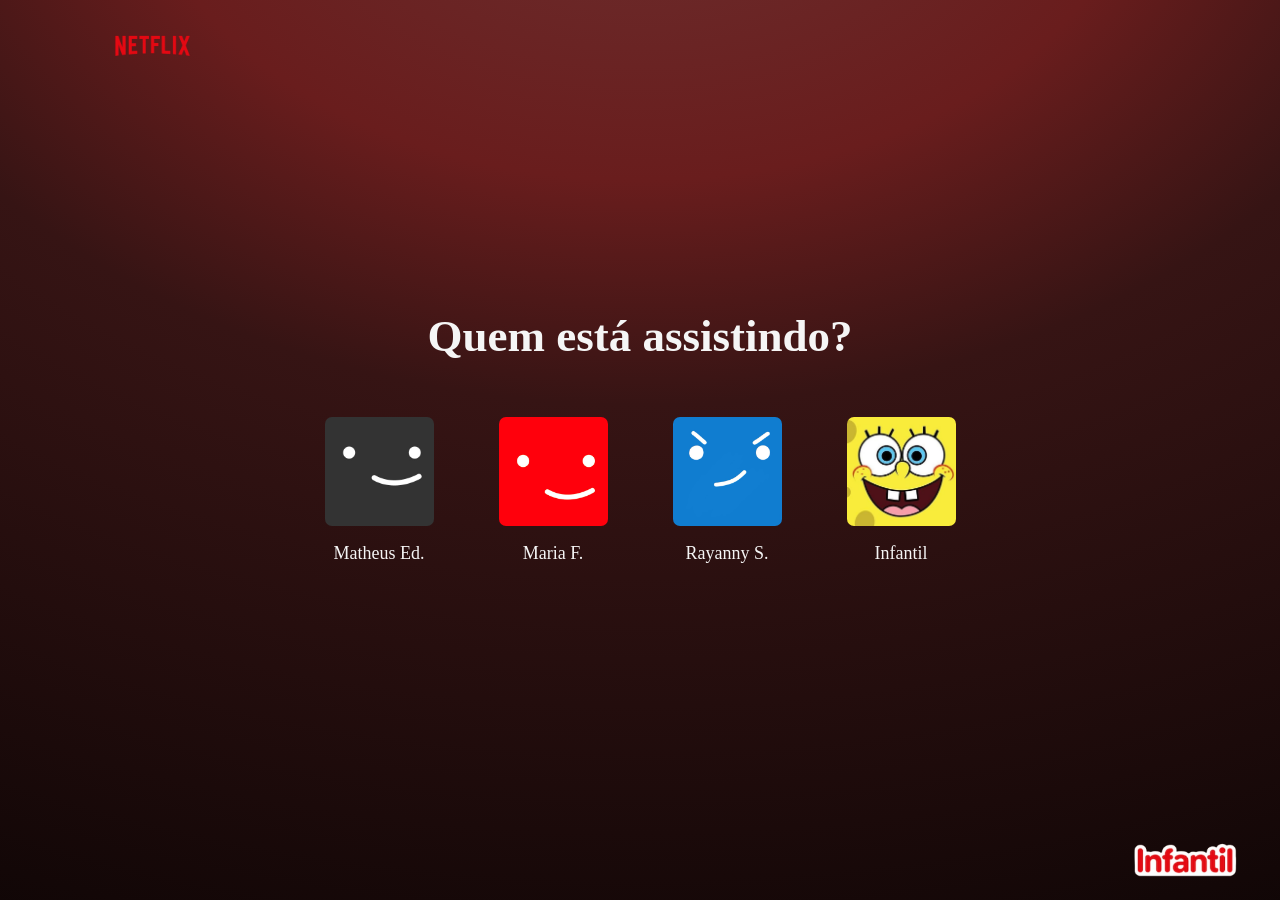
<file: pages/profiles.html>
<!DOCTYPE html>
<html lang="pt-BR">

<head>
    <meta charset="UTF-8">
    <meta name="viewport" content="width=device-width, initial-scale=1.0">
    <title>Perfil - Netflix</title>
    <link rel="stylesheet" href="../css/profiles.css">
    <link rel="icon" href="../img/logooo.svg" type="image/png">
</head>

<body>

    <header>
        <img src="../img/logo.png" alt="Logo Netflix">
    </header>

    <main>

        <section class="perfil">

            <h1>Quem está assistindo?</h1>

            <div class="perfis">

                <a href="home.html">
                    <article class="perfil">
                        <img src="../img/perfil1.png" alt="Matheus">
                        <h2>Matheus Ed.</h2>
                    </article>
                </a>

                <a href="home.html">
                    <article class="perfil">
                        <img src="../img/perfil2.png" alt="Maria">
                        <h2>Maria F.</h2>
                    </article>
                </a>

                <a href="home.html">
                    <article class="perfil">
                        <img src="../img/perfil3.png" alt="Rayanny">
                        <h2>Rayanny S.</h2>
                    </article>
                </a>

                <a href="home.html">
                    <article class="perfil">
                        <img src="../img/perfil4.png" alt="Infantil">
                        <h2>Infantil</h2>
                    </article>
                </a>

            </div>

        </section>

    </main>
    
     <img src="../img/infantil.png" alt="" class="imagem-inferior">

</body>

</html>
</file>
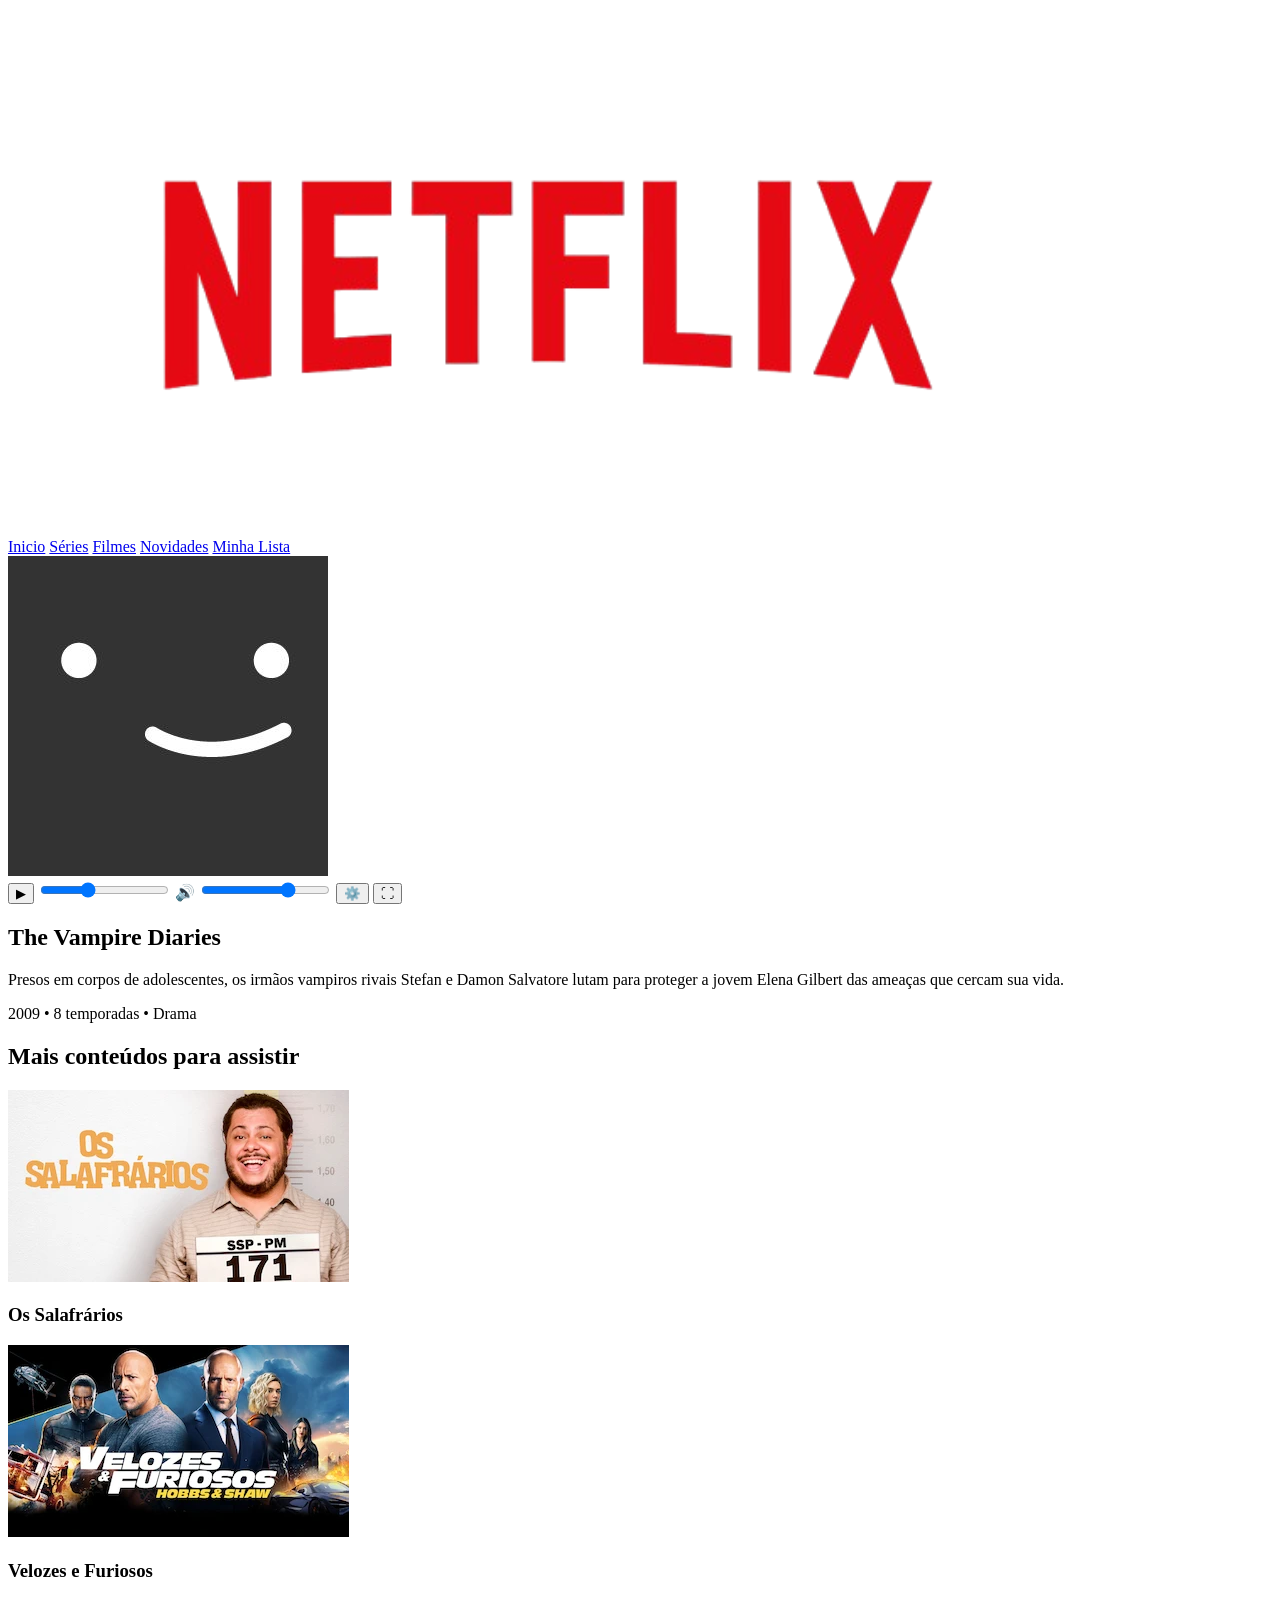
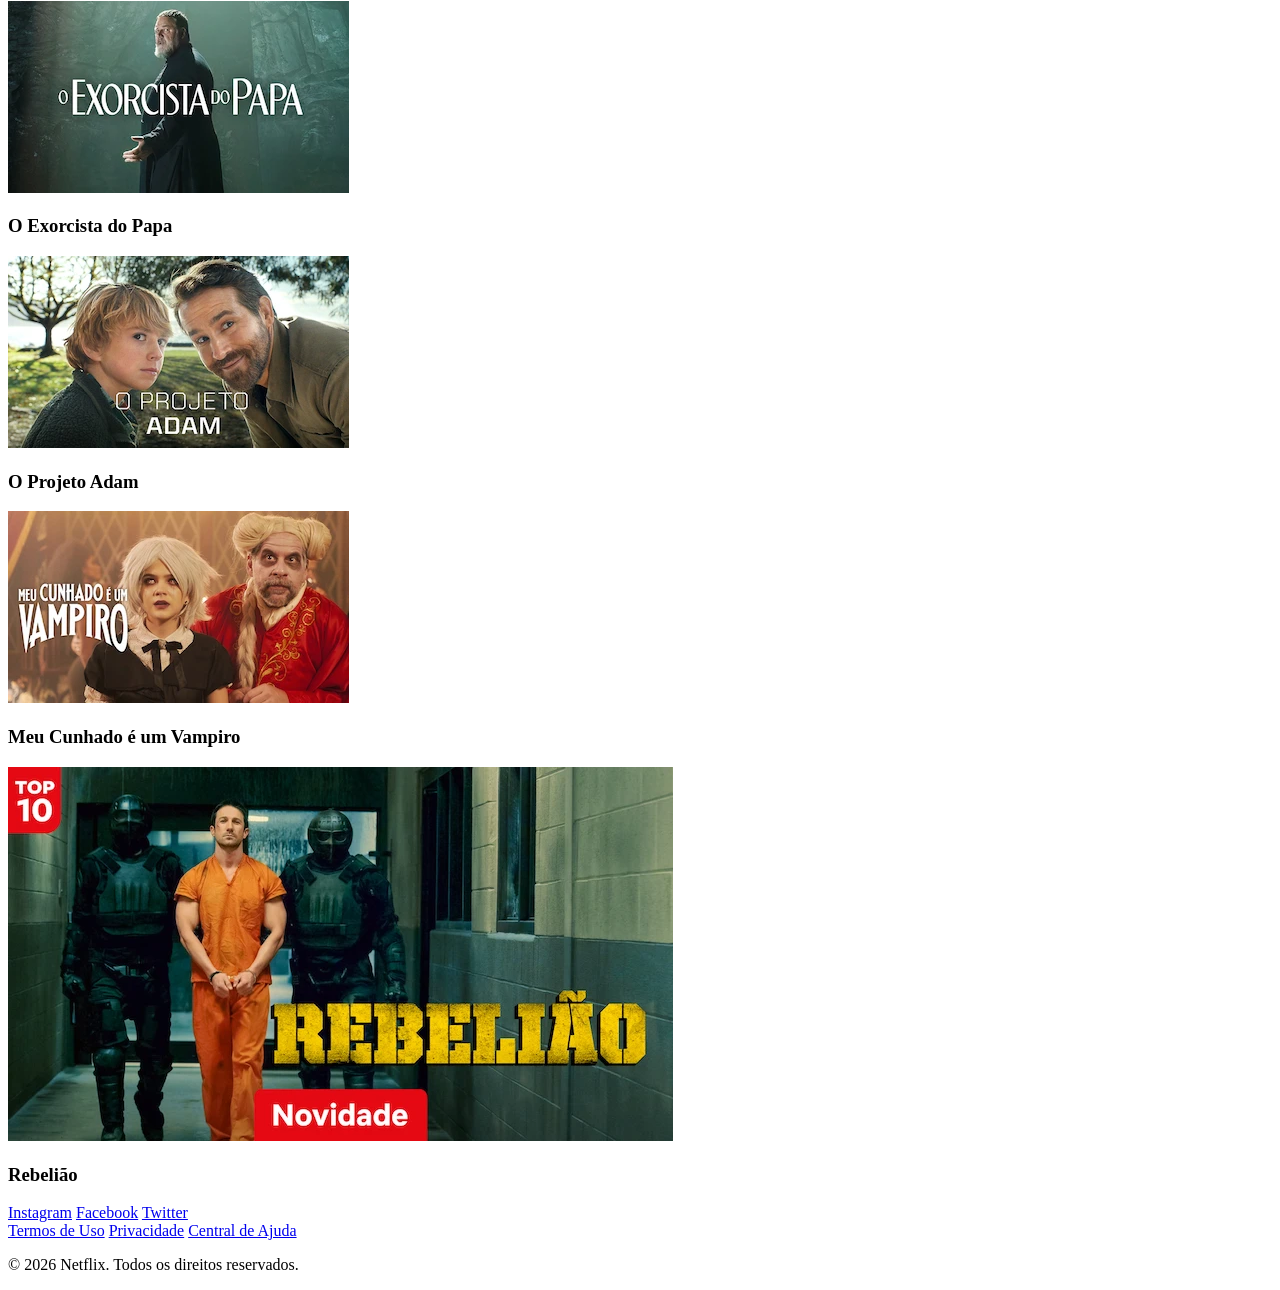
<file: pages/watch.html>
<!DOCTYPE html>
<html lang="pt-BR">

<head>
    <meta charset="UTF-8">
    <meta name="viewport" content="width=device-width, initial-scale=1.0">
    <title>Assistir - Netflix</title>
    <link rel="icon" href="../img/logooo.svg" type="image/png">
</head>

<body>

    <header>

        <img src="../img/logo.png" alt="Logo Netflix">

        <nav>
            <a href="home.html">Inicio</a>
            <a href="#">Séries</a>
            <a href="#">Filmes</a>
            <a href="#">Novidades</a>
            <a href="#">Minha Lista</a>
        </nav>

        <img src="../img/perfil1.png" alt="Perfil">

    </header>
    
<main>

  <section class="player">
    <div class="controles">

     <button>▶</button>
     <input type="range" min="0" max="100" value="35">

     <span>🔊</span>
     <input type="range" min="0" max="100" value="70">

     <button>⚙️</button>
     <button>⛶</button>
     
    </div>

  </section>


</section>

    <section class="informaçoes">
        <h1>The Vampire Diaries</h1>

        <p>
             Presos em corpos de adolescentes, os irmãos vampiros rivais
            Stefan e Damon Salvatore lutam para proteger a jovem Elena
            Gilbert das ameaças que cercam sua vida.
        </p>

        <p>
         2009 • 8 temporadas • Drama
        </p>
    </section>

    <section class="conteudos">

    <h2>Mais conteúdos para assistir</h2>

    <div class="filmes">

        <article class="filme">
            <img src="../img/foto18.jpg" alt="Os Salafrários">
            <h3>Os Salafrários</h3>
        </article>

        <article class="filme">
            <img src="../img/foto7.jpg" alt="Velozes e Furiosos">
            <h3>Velozes e Furiosos</h3>
        </article>

        <article class="filme">
            <img src="../img/foto24.jpg" alt="O Exorcista do Papa">
            <h3>O Exorcista do Papa</h3>
        </article>

        <article class="filme">
            <img src="../img/foto30.jpg" alt="O Projeto Adam">
            <h3>O Projeto Adam</h3>
        </article>

        <article class="filme">
            <img src="../img/foto13.jpg" alt="Meu Cunhado é um Vampiro">
            <h3>Meu Cunhado é um Vampiro</h3>
        </article>

        <article class="filme">
            <img src="../img/foto2.jpg" alt="Rebelião">
            <h3>Rebelião</h3>
        </article>

    </div>

</section>

</main>

<footer>

    <div class="redes-sociais">

        <a href="#">Instagram</a>
        <a href="#">Facebook</a>
        <a href="#">Twitter</a>

    </div>

    <div class="links">

        <a href="#">Termos de Uso</a>
        <a href="#">Privacidade</a>
        <a href="#">Central de Ajuda</a>

    </div>

    <p>© 2026 Netflix. Todos os direitos reservados.</p>

</footer>
</file>
<file: css/style.css>
* {
    margin: 0;
    padding: 0;
    box-sizing: border-box;
}
:root {
    --vermelho: #e20712;
    --branco: #f5f5f5;
    --cinza: #5f5e5e;
    --preto: #000000;
}

body {
    min-height: 100vh;
    color: var(--branco);
    background-image: url(../img/fundoo.jpg);
    background-size: cover;
    background-position: center;
    color: var(--branco);
    font-family: Arial, sans-serif;
}

body::before {
    content: "";
    position: fixed;
    top: 0;
    width: 100%;
    height: 100%;
    background-color: var(--preto);
    opacity: 0.70;
    z-index: -1;
}

header {
  position: absolute;
  top: 2px;
  left: 0;
  width: 100%;
  display: flex;
  align-items: center;
  justify-content: space-between;
  padding: 0 60px;
}

header img {
    width: 200px;
}

header a {
    background-color: var(--vermelho);
    color: var(--branco);
    text-decoration: none;
    padding: 10px 20px;
    border-radius: 4px;
    font-size: 16px;
    transition: 0.3s;
}

header a:hover {
    opacity: 0.8;
}

main {
    display: flex;
    justify-content: center;
    align-items: center;
    flex-direction: column;
    min-height: 100vh;
    text-align: center;
}

main h1 {
    font-size: 48px;
    margin-bottom: 15px;
}

main p {
    font-size: 30px;
}
</file>
<file: css/details.css>
* {
    margin: 0;
    padding: 0;
    box-sizing: border-box;
}

:root {
    --vermelho: #e20712;
    --branco: #f5f5f5;
    --cinza: #5f5e5e;
    --preto: #000000;
    --cinza-claro: #888787;
    --cinza-escuro: #1c1c1c;
}

body {
    min-height: 100vh;
    background-color: var(--cinza-escuro);
    color: var(--branco);
    font-family: Arial, sans-serif;
}

.pagina-detalhes {
    padding-top: 90px;
    padding-bottom: 40px;
}

.painel-detalhes {
    width: 85%;
    max-width: 1000px;
    margin: 0 auto;
    overflow: hidden;
    background-color: var(--cinza-escuro);
    border-radius: 10px;
}

.banner {
    position: relative;
    display: flex;
    align-items: flex-end;
    min-height: 500px;
    padding: 35px;
    background-image:
        linear-gradient(
            to top,
            var(--cinza-escuro) 0%,
            rgba(28, 28, 28, 0.3) 55%,
            transparent 100%
        ),
        url("../img/filme1.jpg");
    background-size: cover;
    background-position: center top;
    background-repeat: no-repeat;
}

.banner-conteudo {
    position: relative;
    z-index: 1;
}

.banner h1 {
    font-size: 36px;
    margin-bottom: 20px;
}

.botoes {
    display: flex;
    flex-wrap: wrap;
    gap: 12px;
}

.botoes a {
    display: inline-block;
    padding: 12px 22px;
    background-color: var(--cinza);
    color: var(--branco);
    text-decoration: none;
    font-size: 16px;
    font-weight: bold;
    border-radius: 4px;
    transition: opacity 0.3s ease;
}

.botoes a:hover {
    opacity: 0.8;
}

.informacoes {
    display: grid;
    grid-template-columns: 1fr 1fr;
    gap: 25px;
    padding: 25px 35px;
    background-color: var(--cinza-escuro);
}

.informacoes-principais,
.informacoes-secundarias {
    min-width: 0;
}

.informacoes p {
    font-size: 15px;
    line-height: 1.5;
    margin-bottom: 12px;
}

.informacoes strong {
    color: var(--cinza-claro);
    font-weight: normal;
}

.episodios {
    padding: 10px 35px 30px;
    background-color: var(--cinza-escuro);
}

.episodios-cabecalho {
    display: flex;
    justify-content: space-between;
    align-items: center;
    gap: 15px;
    margin-bottom: 15px;
}

.episodios-cabecalho h2 {
    font-size: 22px;
}

.episodios-cabecalho select {
    padding: 10px 14px;
    background-color: var(--cinza-escuro);
    color: var(--branco);
    border: 1px solid var(--cinza-claro);
    border-radius: 4px;
    font-size: 14px;
}

.temporada-info {
    color: var(--cinza-claro);
    font-size: 14px;
    margin-bottom: 15px;
}

.episodio {
    display: flex;
    align-items: center;
    gap: 15px;
    padding: 15px 0;
    border-top: 1px solid var(--cinza);
}

.numero-episodio {
    width: 25px;
    text-align: center;
    color: var(--cinza-claro);
    font-size: 18px;
    flex-shrink: 0;
}

.episodio img {
    width: 130px;
    height: 75px;
    object-fit: cover;
    border-radius: 4px;
    flex-shrink: 0;
}

.episodio-texto {
    flex: 1;
    min-width: 0;
}

.episodio-texto h3 {
    font-size: 16px;
    margin-bottom: 8px;
}

.episodio-texto p {
    color: var(--cinza-claro);
    font-size: 14px;
    line-height: 1.4;
}

.duracao-episodio {
    color: var(--cinza-claro);
    font-size: 14px;
    flex-shrink: 0;
}

.recomendacoes {
    padding: 25px 35px 35px;
    background-color: var(--cinza-escuro);
}

.recomendacoes h2 {
    font-size: 22px;
    margin-bottom: 18px;
}

.filmes {
    display: flex;
    gap: 12px;
    overflow-x: auto;
    overflow-y: hidden;
    padding: 5px 2px 15px;
}

.filmes::-webkit-scrollbar {
    height: 6px;
}

.filmes::-webkit-scrollbar-thumb {
    background-color: var(--cinza);
    border-radius: 10px;
}

.filme {
    flex: 0 0 290px;
    cursor: pointer;
    transition: transform 0.3s ease;
}

.filme:hover {
    transform: scale(1.04);
}

.filme img {
    display: block;
    width: 100%;
    height: auto;
    border-radius: 5px;
}

.filme h3 {
    font-size: 14px;
    font-weight: normal;
    margin-top: 8px;
    line-height: 1.4;
}

.informacoes-principais .descricao {
    font-size: 16px;
    line-height: 1.6;
    color: var(--branco);
}

.informacoes-secundarias p {
    font-size: 14px;
    line-height: 1.6;
    margin-bottom: 15px;
}

.informacoes-secundarias strong {
    color: var(--cinza-claro);
}
</file>
<file: css/home.css>
* {
    margin: 0;
    padding: 0;
    box-sizing: border-box;
}

:root {
    --vermelho: #e20712;
    --branco: #f5f5f5;
    --cinza: #5f5e5e;
    --preto: #000000;
    --cinza-claro: #888787;
    --cinza-escuro: #1c1c1c;
}

body {
    min-height: 100vh;
    background-color: var(--cinza-escuro);
    background-image: linear-gradient(
        to bottom,
        #351116 0px,
        var(--cinza-escuro) 350px
    );
    background-repeat: no-repeat;
    background-size: 100% 100vh;
    color: var(--branco);
    font-family: Arial, sans-serif;
}

header {
    display: flex;
    position: fixed;
    top: 0;
    left: 0;
    width: 100%;
    height: 73px;
    align-items: center;
    gap: 25px;
    padding: 0 60px;
    z-index: 1000;
    background-color: transparent;
    animation: fundo-cabecalho linear both;
    animation-timeline: scroll();
    animation-range: 0px 100px;
}

header img {
    width: 110px;
    flex-shrink: 0;
}

main {
   width: 100%;
}

nav {
    display: flex;
    align-items: center;
    gap: 25px;
}

nav a {
    color: var(--branco);
    text-decoration: none;
    font-size: 19px;
    transition: 0.3s;
}

nav a:hover {
    opacity: 0.8;
}

.pesquisa {
    margin-left: auto;
    font-size: 33px;
    cursor: pointer;
    transform: scaleX(-1);
}

.notificacao {
    font-size: 27px;
    cursor: pointer;
    filter: grayscale(1) brightness(0) invert(1);
}

.perfil {
    width: 38px;
    height: 38px;
    border-radius: 4px;
}

.perfil:hover {
    transform: scale(1.1);
    transition: 0.3s;
}

.hero {
    position: relative;
    width:  calc(100% - 120px);
    height: 92vh;
    margin: 73px auto 0;
    display: flex;
    align-items: flex-end;
    padding: 40px 30px;
    overflow: hidden;
    border-radius: 20px;
    background-color: var(--preto);
}

.hero-image {
    position: absolute;
    top: 0;
    left: 0;
    width: 100%;
    height: 100%;
    object-fit: cover;
    object-position: center;
    z-index: 0;
}

.hero::after {
    content: "";
    position: absolute;
    top: 0;
    left: 0;
    width: 100%;
    height: 100%;

    background: linear-gradient(
        to top,
        rgba(0, 0, 0, 0.8) 0%,
        transparent 65%
    ), linear-gradient(
        to right,
        rgba(0, 0, 0, 0.7) 0%,
        transparent 70%
    );

    z-index: 1;
    pointer-events: none;
}
.hero-content {
    position: relative;
    z-index: 2;
    max-width: 600px;
}

.hero-content h1 {
    font-size: 48px;
    font-weight: bold;
    margin-bottom: 15px;
}

.hero-content p {
    font-size: 22px;
    line-height: 1.5;
    margin-bottom: 25px;
}

.hero-buttons {
    display: flex;
    align-items: center;
    gap: 15px;
}

.hero-buttons button {
    width: 160px;
    height: 50px;
    color: var(--branco);
    border: none;
    border-radius: 30px;
    font-size: 18px;
    cursor: pointer;
    transition: 0.3s;
    background-color: rgba(255, 255, 255, 0.212);
}

.hero-buttons > button {
    background-color: var(--branco);
    color: var(--preto);
}

.hero-buttons a button {
    background-color: rgba(255, 255, 255, 0.212);
    color: var(--branco);
}

.hero-buttons button:hover {
    opacity: 0.8;
    transform: scale(1.03);
}


.categorias h2 {
    font-size: 28px;
    margin-bottom: 20px;
}

.filmes {
    display: flex;
    align-items: flex-start;
    gap: 15px;
}

.filme img {
    width: 295px;
    height: auto;
    border-radius: 4px;
}

.filme h3 {
    font-size: 18px;
    margin-top: 10px;
    font-weight: normal;
}

.filme {
    transition: 0.3s;
}

.filme:hover {
    transform: scale(1.03);
}

.categorias {
    margin: 0 60px;
}

.categorias h2 {
    font-size: 28px;
    margin-top: 33px;
    margin-bottom: 20px;
}

.perfil-menu {
    display: flex;
    align-items: center;
}

.perfil-menu details {
    position: relative;
}

.perfil-menu summary {
    display: flex;
    align-items: center;
    gap: 8px;
    list-style: none;
    cursor: pointer;
}

.perfil-menu summary::-webkit-details-marker {
    display: none;
}

.perfil-menu summary::after {
    content: "▼";
    color: var(--branco);
    font-size: 12px;
    transition: transform 0.3s ease;
}

.perfil-menu details[open] summary::after {
    transform: rotate(180deg);
}

.perfil-menu .perfil {
    width: 38px;
    height: 38px;
    border-radius: 4px;
    object-fit: cover;
    transition: 0.3s;
}

.perfil-menu .perfil {
    transition: transform 0.3s ease;
}

.perfil-menu details summary {
    padding: 4px;
    border: 2px solid transparent;
    border-radius: 15px;
    transition: background-color 0.3s ease;
}

.perfil-menu details summary:hover {
    background-color: rgba(128, 128, 128, 0.25);
}

.menu-sair {
    position: absolute;
    top: 100%;
    right: 0;
    width: 220px;
    margin-top: 1px;
    padding: 8px 0;
    background-color: var(--cinza-escuro);
    border-radius: 8px;
    z-index: 1001;
}

.menu-sair a {
    display: flex;
    align-items: center;
    gap: 12px;
    padding: 12px 15px;
    color: var(--branco);
    text-decoration: none;
    font-size: 14px;
    transition: background-color 0.2s ease;
}

.menu-sair a:hover {
    background-color: #454545;
    text-decoration: underline;
}

.menu-sair .icone {
    width: 27px;
    height: 27px;
    object-fit: contain;
    flex-shrink: 0;
}

.menu-sair hr {
    border: none;
    border-top: 1px solid #777777a6;
    margin: 8px 0;
}

.menu-sair .sair {
    font-weight: bold;
}

footer {
    margin-top: 15px;
    padding: 20px 60px;
    text-align: left;
}

.redes-sociais {
    display: flex;
    justify-content: center;
    width: 180px;
    margin-left: calc((100% - 765px) / 2);
    margin-bottom: 25px;
}

.redes-sociais img {
    width: 170px;
    height: auto;
    display: block;
}
.links {
    display: grid;
    grid-template-columns: repeat(4, 180px);
    justify-content: center;
    gap: 15px;
    margin-bottom: 30px;
}

.coluna-links {
    display: flex;
    flex-direction: column;
    gap: 14px;
}

footer a {
    color: var(--cinza-claro);
    text-decoration: none;
    font-size: 14px;
    transition: 0.3s;
}

footer a:hover {
    color: var(--branco);
}

footer p {
    font-size: 14px;
    color: var(--cinza-claro);
}

@keyframes fundo-cabecalho {
    from {
        background-color: transparent;
    }

    to {
        background-color: var(--preto);
    }
}

.janela-detalhes {
    display: none;
    position: fixed;
    inset: 0;
    width: 100%;
    height: 100%;
    overflow-y: auto;
    background-color: rgba(0, 0, 0, 0.75);
    z-index: 2000;
}

.janela-detalhes:target {
    display: block;
}

.conteudo-detalhes {
    position: relative;
    width: 45%;
    max-width: 1000px;
    margin: 38px auto;
    background-color: var(--cinza-escuro);
    color: var(--branco);
    border-radius: 10px;
    overflow: hidden;
}

.banner-detalhes {
    min-height: 510px;
    display: flex;
    flex-direction: column;
    justify-content: flex-end;
    gap: 15px;
    padding: 35px;
    background-image:
        linear-gradient(
            to top,
            var(--cinza-escuro),
            transparent
        ),
        url("../img/filme1.jpg");
    background-size: cover;
    background-position: center top;
    background-repeat: no-repeat;
}

.banner-detalhes h2 {
    font-size: 32px;
    margin: 0;
}

.banner-detalhes p {
    font-size: 16px;
    line-height: 1.5;
    margin: 0;
}

.botao-assistir {
    display: inline-block;
    width: fit-content;
    padding: 12px 22px;
    background-color: var(--branco);
    color: var(--preto);
    border-radius: 5px;
    text-decoration: none;
    font-weight: bold;
    cursor: pointer;
}

.informacoes-detalhes {
    display: grid;
    grid-template-columns: 1fr 1fr;
    gap: 30px;
    padding: 25px 35px;
    align-items: start;
}

.informacoes-detalhes p {
    margin-bottom: 15px;
    line-height: 1.5;
}

.informacoes-detalhes strong {
    color: var(--cinza-claro);
    font-weight: normal;
}

.descricao-serie p {
    font-size: 16px;
    line-height: 1.6;
    margin: 0;
}

.dados-serie p {
    font-size: 14px;
    line-height: 1.5;
    margin: 0 0 10px;
}

.dados-serie strong {
    color: var(--cinza-claro);
    font-weight: normal;
}

.descricao-serie p {
    font-size: 19px;
    line-height: 1.6;
    margin: 0;
}

.dados-serie p {
    font-size: 14px;
    line-height: 1.5;
    margin: 0 0 10px;
}

.dados-serie strong {
    color: var(--cinza-claro);
    font-weight: normal;
}

.fechar-detalhes {
    position: absolute;
    top: 12px;
    right: 18px;
    z-index: 2;
    width: 40px;
    height: 40px;
    display: flex;
    align-items: center;
    justify-content: center;
    color: var(--branco);
    text-decoration: none;
    font-size: 35px;
    line-height: 1;
    background-color: var(--cinza-escuro);
    border-radius: 50%;
    font-weight: normal;
    cursor: pointer;
}

.episodios-serie {
    padding: 0 35px 30px;
}

.episodios-serie > h3 {
    font-size: 24px;
    margin: 0 0 20px;
}

.episodios-serie .episodio {
    display: flex;
    align-items: center;
    gap: 20px;
    padding: 18px 0;
    border-bottom: 1px solid var(--cinza);
}

.numero-episodio {
    font-size: 28px;
    color: var(--cinza-claro);
    min-width: 30px;
    text-align: center;
}

.episodio-texto h4 {
    font-size: 17px;
    margin: 0 0 8px;
}

.episodio-texto p {
    font-size: 14px;
    line-height: 1.5;
    margin: 0;
}
</file>
<file: css/login.css>
* {
    margin: 0;
    padding: 0;
    box-sizing: border-box;
}

:root {
    --vermelho: #e20712;
    --branco-claro: #f5f5f5cc;
    --branco: #f5f5f5;
    --cinza: #5f5e5e;
    --preto: #000000;
    --cinza-claro: #888787;
    --cinza-escuro: #333333;
    --roxo-claro: #762cff7a;
}

body {
    min-height: 100vh;
    background-image: url(../img/fundoo.jpg);
    background-size: 100% auto;
    background-position: center top;
    background-repeat: no-repeat;
    background-color: var(--preto);
    color: var(--branco);
    font-family: Arial, sans-serif;
}
 
body::before {
    content: "";
    position: fixed;
    top: 0;
    width: 100%;
    height: 100%;
    background-color: var(--preto);
    opacity: 0.85;
    z-index: -1;
}

header {
    position: absolute;
    top: 1px;
    left: 0;
    width: 100%;
    display: flex;
    align-items: center;
    justify-content: space-between;
    padding: 0 360px;
}

    
header img {
    width: 203px;
}

.açoes {
    display: flex;
    align-items: center;
}

.seletor-idioma {
    display: flex;
    align-items: center;
    position: relative;
}

.seletor-idioma img {
    width: 25px;
    height: 25px;
    position: absolute;
    left: 20px;
    top: 50%;
    transform: translateY(-50%);
    z-index: 1;
    pointer-events: none;
}

.açoes select {
    width: 180px;
    height: 40px;
    background-color: rgba(20, 20, 20, 0.8);
    color: var(--branco);
    border: 1px solid var(--branco);
    border-radius: 4px;
    padding: 0 10px 0 50px;
    font-size: 18px;
}

.açoes select:focus {
    outline: none;
    border-color: var(--branco);
}

.açoes select option {
    color: var(--preto);
    background-color: var(--branco);
}

.entrar {
    margin: 15px;
    background-color: var(--vermelho);
    color: var(--branco);
    text-decoration: none;
    padding: 10px 20px;
    border-radius: 4px;
    font-size: 14px;
}

main {
    min-height: 100vh;
}

form {
    display: flex;
    justify-content: center;
    align-items: center;
    flex-direction: column;
    min-height: 100vh;
}

h2 {
    font-size: 76px;
    margin-bottom: 30px;
    text-align: center;
}

h3 { 
    font-size: 30px;
    margin-bottom: 39px;
    text-align: center;
}

h4 {
    font-size: 15px;
    margin-bottom: 19px;
    text-align: center;
}

input {
    width: 420px;
    height: 50px;
    background-color: var(--cinza-escuro);
    color: var(--branco);
    border: none;
    border-radius: 4px;
    padding: 0 15px;
    font-size: 20px;
    margin-bottom: 37px;
}

.campo-email {
    position: relative;
    width: 420px;
    height: 50px;
}

.campo-email input {
    width: 100%;
    height: 100%;
    margin-bottom: 0;
    padding: 15px 15px 0;
    background-color: rgba(30, 30, 30, 0.75);
    backdrop-filter: blur(5px);
}

.campo-email input:focus {
    border: 3px solid var(--branco);
    outline: none;
    box-shadow: none;
}

.campo-email label {
    position: absolute;
    left: 15px;
    top: 50%;
    transform: translateY(-50%);
    color: var(--branco-claro);
    font-size: 20px;
    pointer-events: none;
}

.campo-email input:focus + label,
.campo-email input:not(:placeholder-shown) + label {
    top: 8px;
    transform: none;
    font-size: 12px;
}

.login-acoes {
    display: flex;
    align-items: center;
    flex-direction: row;
    gap: 25px;
    margin-top: 30px;
}

.login-acoes input {
    background-color: rgba(30, 30, 30, 0.75);
    backdrop-filter: blur(5px);
    color: var(--branco);
    border: 1px solid rgba(255, 255, 255, 0.2);
}
 
.botao {
    width: 160px;
    height: 50px;
    background-color: var(--vermelho);
    color: var(--branco);
    text-decoration: none;
    border-radius: 4px;
    font-size: 25px;
    display: flex;
    justify-content: center;
    align-items: center;
    cursor: pointer;
    margin-bottom: 0%;
    transition: 0.3s;
}

.botao:hover {
    opacity: 0.8;
}

form > a:not(.botao) {
    color: var(--branco);
    text-decoration: none;
    font-size: 14px;
    margin-bottom: 20px;
}

form p {
    font-size: 14px;
    color: var(--cinza-claro);
    text-align: center;
    gap: 5px;
    margin-bottom: 15px;
}

form p a {
    color: var(--branco);
    text-decoration: none;
}

form p a:hover {
    text-decoration: underline;
    background-color: var(--preto);
}

.conteudo-netflix {
    width: 100%;
    background: var(--preto);
    padding: 50px 80px;
    border-top: 5px solid #8b1a35;
    border-radius: 50% 50% 0 0 / 60px 60px 0 0;
    margin-top: -30px;
    position: relative;
    z-index: 1;
}

.aviso-assinatura {
    display: flex;
    align-items: center;
    gap: 20px;
    width: 100%;
    max-width: 1200px;
    margin: 0 auto 40px;
    background: linear-gradient(100deg, #29152f, #171b43);
    padding: 12px 30px;
    border-radius: 12px;
}
.aviso-assinatura {
    transition: filter 0.3s ease;
}

.aviso-assinatura:hover:not(:has(.saiba-mais:hover)) {
    filter: brightness(1.15);
}

.aviso-container {
    display: flex;
    align-items: center;
    gap: 15px;
    width: 100%;
    max-width: 1200px;
    margin: 0 auto 40px;
}

.aviso-container .aviso-assinatura {
    flex: 1;
    width: auto;
    margin: 0;
} 

.pipoca {
    width: 70px;
    height: 70px;
    object-fit: contain;
    flex-shrink: 0;
}

.texto-assinatura {
    flex-grow: 1;
}

.texto-assinatura h3 {
    font-size: 18px;
    text-align: left;
    margin-bottom: 5px;
}

.texto-assinatura p {
    font-size: 14px;
}

.saiba-mais {
    background-color: #414258;
    color: var(--branco);
    text-decoration: none;
    padding: 10px 15px;
    border-radius: 4px;
    font-size: 14px;
    font-weight: bold;
    white-space: nowrap;
}

.saiba-mais {
    transition: color 0.3s ease;
}

.saiba-mais:hover {
    color: var(--cinza-claro);
}
.em-alta {
    width: 100%;
    max-width: 1200px;
    margin: 0 auto 50px;
}

.em-alta h2 {
    text-align: left;
    font-size: 33px;
    margin-bottom: 25px;
}

.filmes {
    display: grid;
    grid-template-columns: repeat(5, 1fr);
    gap: 20px;
}

.filme {
    position: relative;
    width: 210px;
    height: 300px;
    flex-shrink: 0;
    overflow: visible;
}

.filme img {
    width: 195px;
    height: 275px;
    border-radius: 6px;
}

.filme span {
    position: absolute;
    bottom: 45px;
    left: -19px;
    font-size: 100px;
    font-weight: bold;
    color: var(--preto);
    -webkit-text-stroke: 2px var(--branco-claro);
    line-height: 1;
    z-index: 2;
}

.filme:hover {
    transform: scale(1.05);
    transition: 0.3s;
}

.motivos {
    width: 100%;
    max-width: 1200px;
    margin: 0 auto 60px;
}

.motivos h2 {
    text-align: left;
    font-size: 33px;
    margin-bottom: 25px;
}

.cards-motivos {
    display: flex;
    justify-content: center;
    align-items: stretch;
    gap: 20px;
    width: 100%;
    flex-wrap: wrap;
}

.cards-motivos article {
    flex: 1 1 260px;
    min-height: 320px;
    height: 340px;
    padding: 30px;
    background: linear-gradient(135deg, #1b2140, #30152f);
    border-radius: 15px;
    position: relative;
}

.cards-motivos article h3 {
    font-size: 23px;
    text-align: left;
    margin-bottom: 20px;
}

.cards-motivos article p {
    font-size: 17px;
    line-height: 1.5;
    color: var(--branco-claro);
}

.cards-motivos article img {
    width: 80px;
    height: 80px;
    object-fit: contain;
    position: absolute;
    right: 10px;
    bottom: 20px;
}

.perguntas {
    width: 100%;
    max-width: 1200px;
    margin: 0 auto 50px;
}

.perguntas h2 {
    text-align: left;
    font-size: 33px;
    margin-bottom: 25px;
}

.lista-perguntas {
    display: flex;
    flex-direction: column;
    gap: 7px;
}

.lista-perguntas details {
    background-color: var(--cinza-escuro);
    color: var(--branco);
}


.lista-perguntas details:hover {
    background-color: var(--cinza);
    transition: 0.3s;
}

.lista-perguntas summary {
    padding: 25px;
    font-size: 26px;
    position: relative;
    cursor: pointer;
    list-style: none;
    display: flex;
    justify-content: space-between;
    align-items: center;
}

.lista-perguntas summary::after {
    content: "+";
    font-size: 55px;
    position: absolute;
    right: 25px; 
    font-weight: 100;
    rotate: 0deg;
    transition: rotate 0.3s ease;
}

.lista-perguntas details[open] summary::after {
   rotate: 45deg;
}

.simbolo {
    font-size: 35px;
    font-weight: normal;
    flex-shrink: 0;
}

.lista-perguntas details p {
    padding: 0 25px 25px;
    font-size: 25px;
    line-height: 1.5;
}

.perguntas form {
    min-height: auto;
    margin-top: 50px;
}

.perguntas form h4 {
    margin-bottom: 17px;
}

.perguntas .login-acoes {
    margin-top: 0;
    gap: 20px;
    flex-wrap: nowrap;
    align-items: center;
}

.perguntas .login-acoes .campo-email {
    width: 600px;
    height: 56px;
    flex: 1;
    min-width: 0;
}

.perguntas .login-acoes input {
    width: 100%;
    height: 56px;
    margin-bottom: 0;
    flex: 1;
    min-width: 0;
    padding-top: 20px;
    box-sizing: border-box;
}

.perguntas .login-acoes .botao {
    width: 210px;
    height: 56px;
    font-size: 25px;
    margin-bottom: 0;
    flex-shrink: 0;
    align-self: center;
    box-sizing: border-box;
}

.rodape {
    background-color: var(--preto);
    padding: 25px 19%;
    color: var(--branco-claro);
    font-size: 14px;
}

.contato-rodape {
    margin-bottom: 30px;
    font-size: 16px;
}

.links-rodape {
    display: grid;
    grid-template-columns: repeat(4, 1fr);
    gap: 18px 30px;
    margin-bottom: 35px;
}

.links-rodape a {
    color: var(--branco-claro);
    text-decoration: underline;
    transition: color 0.3s;
}

.links-rodape a:hover {
    color: var(--branco);
}

.idioma-rodape {
    width: 180px;
    height: 40px;
    margin-top: 15px;
    padding: 0 10px 0 50px;
    background-color: rgba(20, 20, 20, 0.8);
    color: var(--branco);
    border: 1px solid var(--branco);
    border-radius: 4px;
    font-size: 18px;
    cursor: pointer;
}

.pais-rodape {
    margin-top: 25px;
}

.idioma-rodape-container img {
    top: 20px;
    transform: none;
}

.brilho-roxo {
    position: absolute;
    top: 0%;
    left: 50%;
    width: 75%;
    height: 65px;
    transform: translateX(-50%);
    border-radius: 50%;
    background: radial-gradient(
      ellipse 65% 100% at 50% 0%,
      rgba(48, 58, 160, 0.38) 0%,
      rgba(66, 40, 130, 0.24) 40%,
      rgba(45, 25, 90, 0.10) 65%,
      transparent 100%
);
    pointer-events: none;
    z-index: 0;
}
</file>
<file: css/profiles.css>
* {
    margin: 0;
    padding: 0;
    box-sizing: border-box;
}

:root {
    --vermelho: #e20712;
    --branco: #f5f5f5;
    --cinza: #5f5e5e;
    --preto: #000000;
    --cinza-claro: #888787;
}

body {
    min-height: 100vh;
    background:
    radial-gradient(
        ellipse 100% 100% at 50% -20%,
        #530d0dda 0%,
        #691d1d 40%,
        #361414 65%,
        #000000 160%
    );
    background-repeat: no-repeat;
    background-attachment: fixed;
    color: var(--branco);
}

header {
    position: absolute;
    top: 4px;
    left: 0;
    width: 100%;
    display: flex;
    align-items: center;
    justify-content: space-between;
    padding: 0 100px;
}

header img {
    width: 105px;
    margin-top: 15px;
    margin-left: 0;
}

main {
    display: flex;
    justify-content: center;
    align-items: flex-start;
    min-height: 100vh;
    padding-top: 310px;
}

.perfil {
    text-align: center;
}

h1 {
    font-size: 45px;
    margin-bottom: 35px;
}

.perfis {
    display: flex;
    justify-content: center;
    align-items: center;
    gap: 25px;
}

.perfil img {
    width: 115px;
    height: 115px;
    border-radius: 10px;
    border: 3px solid transparent;
    transition: border-color 0.2s ease;
}

h2 {
    font-size: 18px;
    font-weight: normal;
    margin-top: 10px;
}

.perfis a {
    color: var(--branco);
    text-decoration: none;
    transition: 0.3s;
}

.perfis .perfil {
    padding: 15px;
    border: 2px solid transparent;
    border-radius: 15px;
    transition: border-color 0.2s ease;
}

.perfis a:hover .perfil {
    background-color: rgba(128, 128, 128, 0.25);
}

.imagem-inferior {
    position: fixed;
    bottom: 20px;
    right: 40px;
    width: 110px;
    height: auto;
    z-index: 1000;
}
</file>
